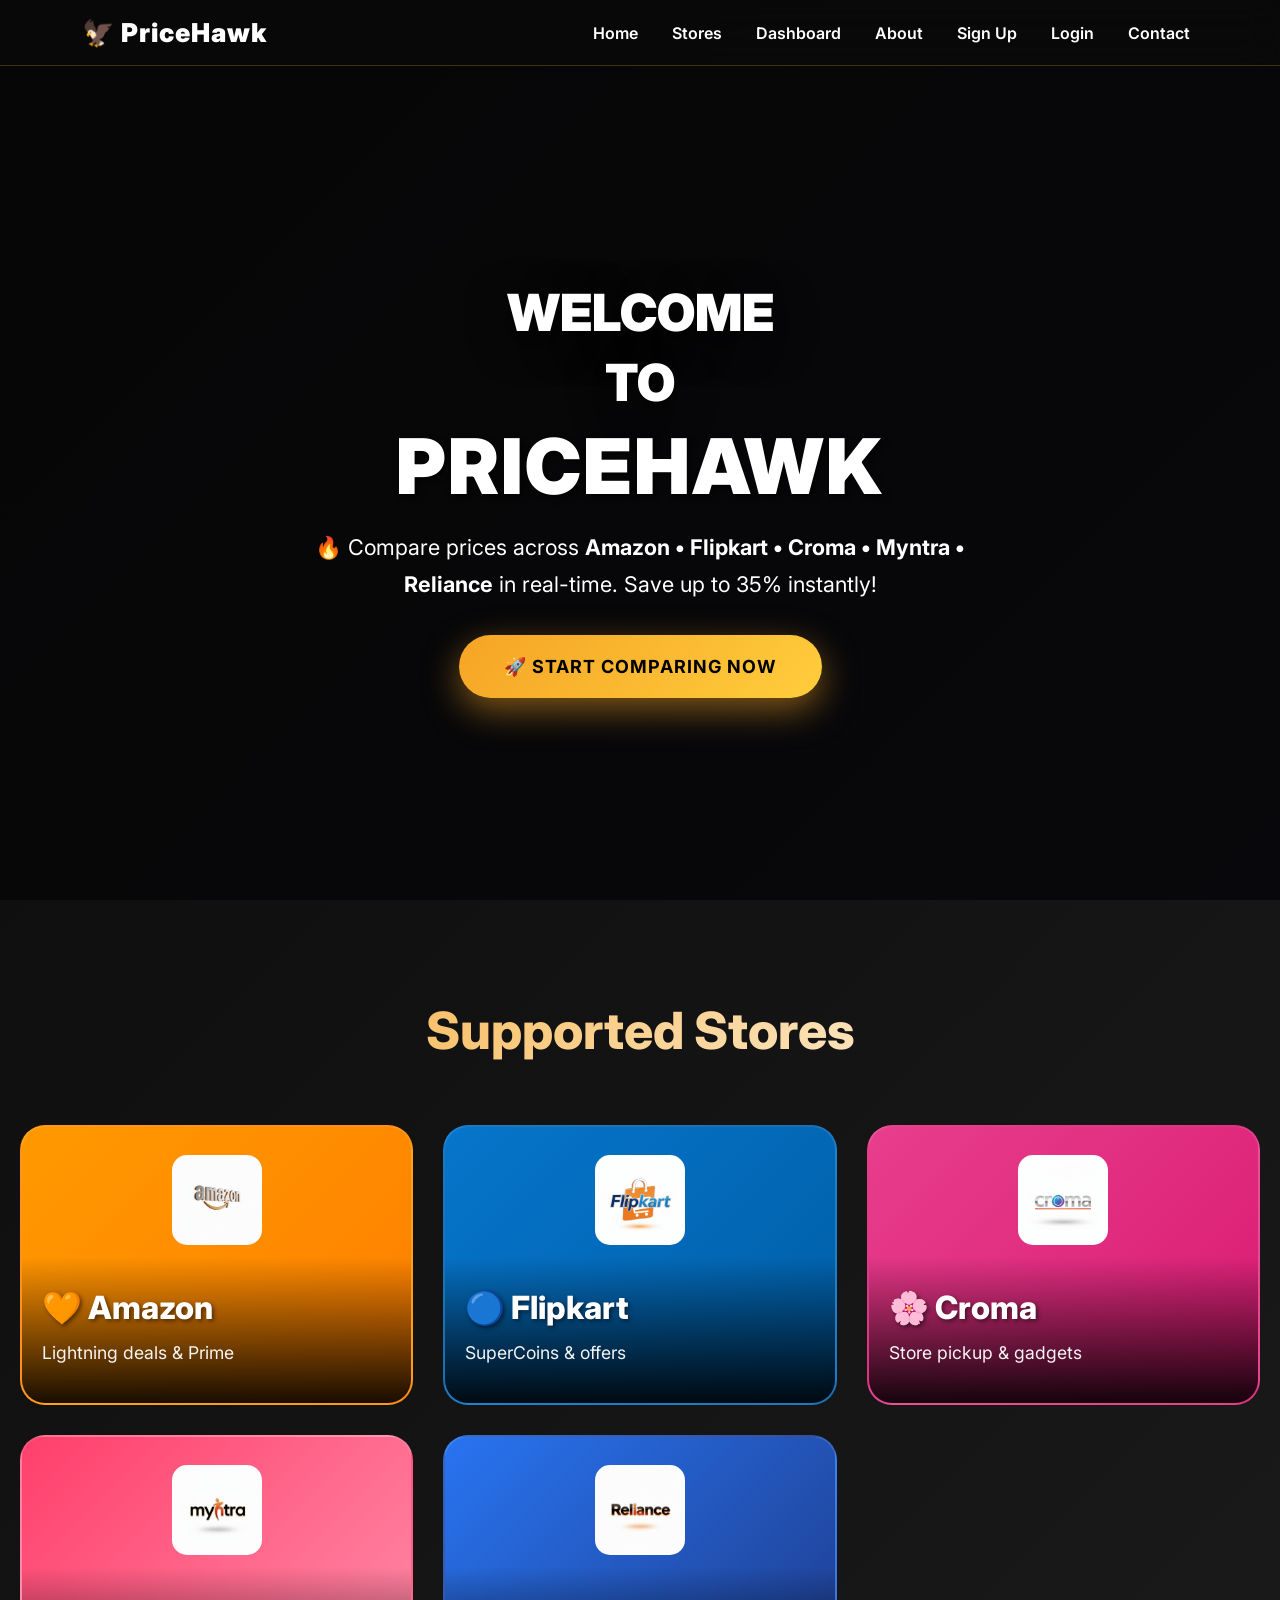
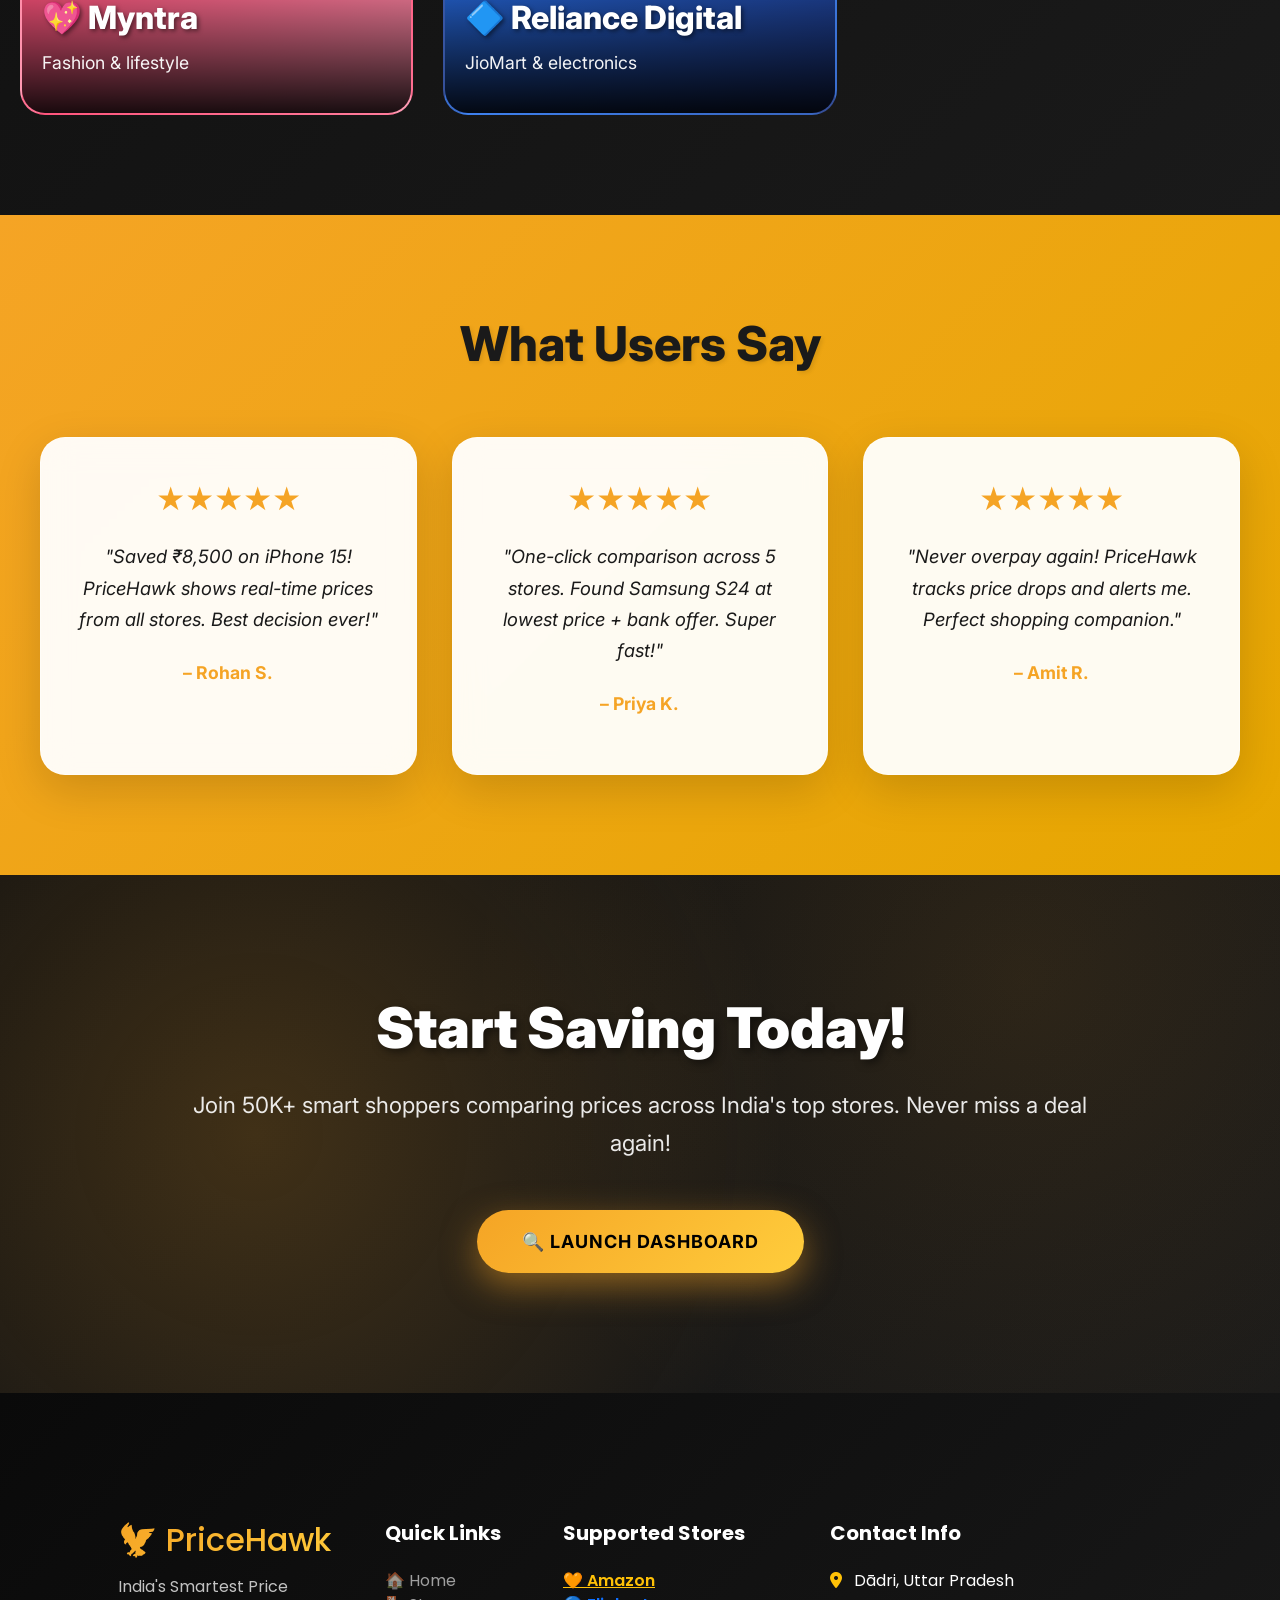
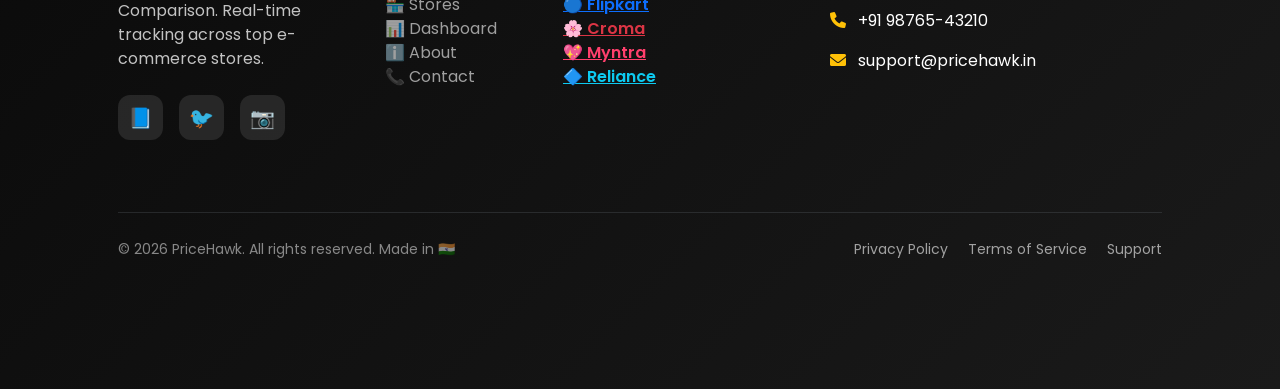
<file: pricehawk-frontend/index.html>
<!DOCTYPE html>
<html lang="en">
<head>
  <meta charset="UTF-8">
  <meta name="viewport" content="width=device-width, initial-scale=1.0">
  <title>🦅 PriceHawk - Smart Price Comparison</title>
  
  <link href="https://cdn.jsdelivr.net/npm/bootstrap@5.3.2/dist/css/bootstrap.min.css" rel="stylesheet">
  <link href="https://cdnjs.cloudflare.com/ajax/libs/font-awesome/6.0.0/css/all.min.css" rel="stylesheet">
  <link rel="stylesheet" href="assets/css/pricehawk.css">

  <style>
    /* PriceHawk GOLD Theme - Video Background SAFE */
    :root {
      --pricehawk-gold: #f5a425;
      --amazon-orange: #ff9900;
      --flipkart-blue: #0675cb;
      --croma-pink: #e83e8c;
    }

    * {
      box-sizing: border-box;
    }

    body { 
      margin: 0; 
      font-family: Poppins, sans-serif; 
      overflow-x: hidden;
    }

    /* Navbar - Fixed + Blur */
    .navbar {
      background: rgba(10,10,10,0.85);
      backdrop-filter: blur(18px);
      border-bottom: 1px solid rgba(245,164,37,0.25);
      transition: all 0.4s ease;
    }

    .navbar-brand {
      font-weight: 900;
      font-size: clamp(20px, 5vw, 26px);
      letter-spacing: 1px;
      transition: all 0.3s ease;
    }

    .navbar-brand:hover {
      transform: scale(1.05);
    }

    .nav-link {
      position: relative;
      color: white !important;
      font-weight: 600;
      margin-left: 18px;
      padding: 8px 0;
      transition: all 0.3s ease;
      font-size: clamp(14px, 3vw, 16px);
    }

    .nav-link::after {
      content: '';
      position: absolute;
      width: 0%;
      height: 2px;
      left: 0;
      bottom: -4px;
      background: linear-gradient(135deg, #f5a425, #ffcd3c);
      transition: width 0.3s ease;
    }

    .nav-link:hover::after {
      width: 100%;
    }

    .nav-link:hover {
      color: #f5a425 !important;
      transform: translateY(-2px);
    }

    .navbar.scrolled {
      background: rgba(0,0,0,0.98) !important;
      backdrop-filter: blur(30px);
      box-shadow: 0 8px 30px rgba(0,0,0,0.6);
    }

    /* Hero Video Background */
    .hero-video {
      position: relative;
      min-height: 100vh;
      overflow: hidden;
    }

    #bg-video {
      position: absolute;
      width: 100%;
      height: 100%;
      object-fit: cover;
      z-index: -2;
    }

    .video-overlay {
      position: absolute;
      width: 100%;
      height: 100%;
      background: rgba(0,0,0,0.6);
      z-index: -1;
    }

    .hero-content {
      position: relative;
      z-index: 2;
      min-height: 100vh;
      display: flex;
      flex-direction: column;
      justify-content: center;
      align-items: center;
      color: white;
      text-align: center;
      padding: clamp(40px, 10vw, 120px) 20px 40px;
    }

    .hero-content h2 {
      font-size: clamp(1.8rem, 4vw, 3.5rem);
      font-weight: 900;
      color: #ffffff;
      text-shadow: 0 10px 40px rgba(0,0,0,0.8);
      margin-bottom: 0.5rem;
    }

    .hero-content h1 {
      font-size: clamp(2.5rem, 6vw, 5rem);
      font-weight: 900;
      letter-spacing: 2px;
      margin-bottom: 1rem;
      text-shadow: 3px 3px 6px rgba(0,0,0,0.7);
    }

    .hero-content p {
      font-size: clamp(1rem, 2.5vw, 1.35rem);
      max-width: 650px;
      margin-bottom: 2rem;
      line-height: 1.7;
    }

    .btn-custom {
      background: linear-gradient(135deg, var(--pricehawk-gold), #ffcd3c);
      color: black !important;
      font-weight: 700;
      padding: clamp(14px, 4vw, 18px) clamp(30px, 8vw, 45px);
      border-radius: 50px;
      font-size: clamp(16px, 3vw, 18px);
      border: none;
      box-shadow: 0 12px 35px rgba(245,164,37,0.5);
      transition: all 0.4s ease;
      text-decoration: none;
      display: inline-block;
      text-transform: uppercase;
      letter-spacing: 1px;
      min-height: 48px;
      white-space: nowrap;
    }

    .btn-custom:hover {
      transform: translateY(-5px) scale(1.05);
      box-shadow: 0 20px 45px rgba(245,164,37,0.7);
    }

    /* Services Grid - PriceHawk Stores */
    .services {
      background: linear-gradient(135deg, #0f0f0f 0%, #1a1a1a 100%);
      padding: clamp(60px, 10vw, 100px) 20px;
      color: white;
    }

    .services h3 {
      font-size: clamp(2rem, 6vw, 3.2rem);
      text-align: center;
      margin-bottom: clamp(2rem, 5vw, 4rem);
      font-weight: 800;
      background: linear-gradient(135deg, var(--pricehawk-gold), white);
      -webkit-background-clip: text;
      -webkit-text-fill-color: transparent;
    }

    .service-cards {
      display: grid;
      grid-template-columns: 1fr;
      gap: clamp(20px, 4vw, 30px);
      max-width: 1400px;
      margin: 0 auto;
    }

    .service-card {
      position: relative;
      height: clamp(220px, 30vw, 280px);
      border-radius: 25px;
      overflow: hidden;
      transition: all 0.4s ease;
      text-decoration: none;
      color: white;
      border: 2px solid rgba(255,255,255,0.1);
    }

    .service-card:hover {
      transform: translateY(-15px) scale(1.02);
      border-color: var(--pricehawk-gold);
      box-shadow: 0 25px 60px rgba(245,164,37,0.3);
    }

    .service-card.amazon { background: linear-gradient(135deg, var(--amazon-orange), #ff7f00); }
    .service-card.flipkart { background: linear-gradient(135deg, var(--flipkart-blue), #005ea6); }
    .service-card.croma { background: linear-gradient(135deg, var(--croma-pink), #d91a72); }
    .service-card.myntra { background: linear-gradient(135deg, #ff3f6c, #ff8fab); }
    .service-card.reliance { background: linear-gradient(135deg, #2874f0, #1e3a8a); }

    .store-logo {
      height: clamp(80px, 15vw, 130px);
      display: flex;
      align-items: center;
      justify-content: center;
      padding-top: 15px;
      position: relative;
      overflow: hidden;
    }

    .store-img {
      width: clamp(60px, 12vw, 90px);
      height: clamp(60px, 12vw, 90px);
      object-fit: contain;
      object-position: center;
      border-radius: 15px;
      position: relative;
      z-index: 10;
    }

    .store-img svg,
    .store-img svg text,
    .store-img svg * {
      display: none !important;
    }

    .store-img img {
      display: block;
      width: 100%;
      height: 100%;
      object-fit: contain;
    }

    .store-img:not([src*="assets"]) {
      background: rgba(255,255,255,0.1);
    }

    .service-card:hover .store-img {
      transform: scale(1.15);
      filter: drop-shadow(0 20px 40px rgba(245,164,37,0.6));
    }

    .overlay {
      position: absolute;
      bottom: 0;
      left: 0;
      right: 0;
      background: linear-gradient(transparent, rgba(0,0,0,0.9));
      padding: clamp(12px, 3vw, 20px);
      height: calc(100% - clamp(80px, 15vw, 130px));
      display: flex;
      flex-direction: column;
      justify-content: flex-end;
    }

    .overlay h4 {
      font-size: clamp(1.3rem, 4vw, 2rem);
      font-weight: 800;
      margin-bottom: 12px;
      text-shadow: 2px 2px 4px rgba(0,0,0,0.5);
    }

    .overlay p {
      font-size: clamp(0.9rem, 2.5vw, 1.1rem);
      opacity: 0.95;
      line-height: 1.6;
    }

    /* Testimonials */
    .testimonials {
      background: linear-gradient(135deg, var(--pricehawk-gold) 0%, #e6a700 100%);
      padding: clamp(60px, 10vw, 100px) 20px;
      text-align: center;
      color: #1a1a1a;
    }

    .testimonials h3 {
      font-size: clamp(2rem, 6vw, 3rem);
      margin-bottom: clamp(2rem, 5vw, 4rem);
      font-weight: 800;
      text-shadow: 2px 2px 4px rgba(0,0,0,0.1);
    }

    .testimonial-container {
      display: grid;
      grid-template-columns: 1fr;
      gap: clamp(20px, 4vw, 35px);
      max-width: 1200px;
      margin: 0 auto;
    }

    .testimonial-card {
      background: rgba(255,255,255,0.95);
      backdrop-filter: blur(15px);
      border-radius: 25px;
      padding: clamp(20px, 5vw, 40px) clamp(18px, 4vw, 35px);
      box-shadow: 0 15px 45px rgba(0,0,0,0.15);
      border: 1px solid rgba(255,255,255,0.4);
      transition: all 0.4s ease;
    }

    .testimonial-card:hover {
      transform: translateY(-12px);
      box-shadow: 0 25px 60px rgba(0,0,0,0.25);
    }

    .testimonial-stars {
      color: #f5a425;
      font-size: clamp(1.4rem, 3vw, 1.8rem);
      margin-bottom: 20px;
    }

    .testimonial-text {
      font-size: clamp(1rem, 2.5vw, 1.15rem);
      line-height: 1.7;
      margin-bottom: 25px;
      font-style: italic;
      font-weight: 400;
    }

    .testimonial-author {
      font-weight: 700;
      font-size: clamp(1rem, 2vw, 1.1rem);
      color: var(--pricehawk-gold);
    }

    /* CTA Section */
    .cta {
      background: linear-gradient(135deg, #111 0%, #1a1a1a 100%);
      padding: clamp(80px, 12vw, 120px) 20px;
      text-align: center;
      position: relative;
      overflow: hidden;
    }

    .cta::before {
      content: '';
      position: absolute;
      top: 0;
      left: 0;
      right: 0;
      bottom: 0;
      background: 
        radial-gradient(circle at 20% 50%, rgba(245,164,37,0.2), transparent 50%),
        radial-gradient(circle at 80% 20%, rgba(245,164,37,0.1), transparent 50%);
      z-index: 1;
    }

    .cta-content {
      position: relative;
      z-index: 2;
      max-width: 900px;
      margin: 0 auto;
    }

    .cta h3 {
      font-size: clamp(2.2rem, 6vw, 3.5rem);
      margin-bottom: 1.5rem;
      color: white;
      font-weight: 900;
      text-shadow: 3px 3px 8px rgba(0,0,0,0.5);
    }

    .cta p {
      font-size: clamp(1.1rem, 3vw, 1.4rem);
      color: rgba(255,255,255,0.9);
      margin-bottom: clamp(2rem, 6vw, 3rem);
      line-height: 1.7;
    }

    /* Footer */
    .footer-premium {
      background: linear-gradient(135deg, #0a0a0a 0%, #1a1a1a 100%);
      color: white;
      font-family: Poppins, sans-serif;
      padding: clamp(40px, 8vw, 80px) 0;
    }

    .footer-link {
      text-decoration: none !important;
      transition: all 0.3s ease;
      color: rgba(255,255,255,0.6) !important;
    }

    .footer-link:hover {
      color: #f5a425 !important;
      transform: translateX(5px);
    }

    .social-icon {
      width: clamp(40px, 8vw, 45px);
      height: clamp(40px, 8vw, 45px);
      background: rgba(255,255,255,0.1);
      border-radius: 12px;
      display: flex;
      align-items: center;
      justify-content: center;
      color: white;
      text-decoration: none;
      font-size: clamp(18px, 4vw, 20px);
    }

    .social-icon:hover {
      background: #f5a425 !important;
      color: #000 !important;
      transform: translateY(-2px);
    }

    /* Navbar Mobile */
    @media (max-width: 991px) {
      .navbar-collapse {
        background: rgba(0,0,0,0.98);
        margin-top: 12px;
        padding: clamp(15px, 4vw, 25px);
        border-radius: 15px;
        box-shadow: 0 10px 30px rgba(0,0,0,0.5);
      }
      
      .nav-link {
        margin-left: 0 !important;
        padding: clamp(12px, 3vw, 16px) 15px !important;
        display: block;
        width: 100%;
        text-align: left;
      }
    }

    /* Tablet */
    @media (min-width: 768px) {
      .service-cards {
        grid-template-columns: repeat(2, 1fr);
      }
      
      .testimonial-container {
        grid-template-columns: repeat(2, 1fr);
      }
    }

    /* Desktop */
    @media (min-width: 992px) {
      .service-cards {
        grid-template-columns: repeat(auto-fit, minmax(320px, 1fr));
      }
      
      .testimonial-container {
        grid-template-columns: repeat(3, 1fr);
      }
    }

    /* Large Desktop */
    @media (min-width: 1400px) {
      .container {
        max-width: 1320px;
      }
    }

    /* Footer Mobile */
    @media (max-width: 768px) {
      .footer-premium {
        text-align: center !important;
      }
      
      .footer-premium .row > div {
        margin-bottom: 2rem;
      }
      
      .social-icon {
        margin: 0 8px;
      }
    }
  </style>
</head>
<body>
  <!-- Navbar -->
  <nav class="navbar navbar-expand-lg navbar-dark fixed-top">
    <div class="container">
      <a class="navbar-brand" href="index.html">🦅 PriceHawk</a>
      <button class="navbar-toggler" type="button" data-bs-toggle="collapse" data-bs-target="#navbarNav">
        <span class="navbar-toggler-icon"></span>
      </button>
      <div class="collapse navbar-collapse justify-content-end" id="navbarNav">
        <ul class="navbar-nav">
          <li class="nav-item"><a class="nav-link" href="#home">Home</a></li>
          <li class="nav-item"><a class="nav-link" href="stores.html">Stores</a></li>
          <li class="nav-item"><a class="nav-link" href="dashboard.html">Dashboard</a></li>
          <li class="nav-item"><a class="nav-link" href="about.html">About</a></li>
          <li class="nav-item"><a class="nav-link" href="signup.html">Sign Up</a></li>
          <li class="nav-item"><a class="nav-link" href="login.html">Login</a></li>
          <li class="nav-item"><a class="nav-link" href="contact.html">Contact</a></li>
        </ul>
      </div>
    </div>
  </nav>

  <!-- Hero Video Background -->
  <section class="hero-video">
    <video autoplay muted loop playsinline id="bg-video">
      <source src="assets/images/course-video.mp4" type="video/mp4">
      Video not supported.
    </video>
    <div class="video-overlay"></div>
    
    <div class="hero-content">
      <h2>WELCOME</h2>
      <h2>TO</h2>
      <h1>PRICEHAWK</h1>
      <p>🔥 Compare prices across <strong>Amazon • Flipkart • Croma • Myntra • Reliance</strong> in real-time. Save up to 35% instantly!</p>
      <a href="dashboard.html" class="btn-custom">🚀 Start Comparing Now</a>
    </div>
  </section>

  <!-- Stores Section -->
  <section id="stores" class="services">
    <h3>Supported Stores</h3>
    <div class="service-cards">
      <!-- AMAZON -->
      <a href="#" class="service-card amazon">
        <div class="store-logo">
          <img src="assets/images/amazon.png" alt="Amazon" class="store-img">
        </div>
        <div class="overlay">
          <h4>🧡 Amazon</h4><p>Lightning deals & Prime</p>
        </div>
      </a>

      <!-- FLIPKART -->
      <a href="#" class="service-card flipkart">
        <div class="store-logo">
          <img src="assets/images/flipkart.png" alt="Flipkart" class="store-img">
        </div>
        <div class="overlay">
          <h4>🔵 Flipkart</h4><p>SuperCoins & offers</p>
        </div>
      </a>

      <!-- Croma -->
      <a href="#" class="service-card croma">
        <div class="store-logo">
          <img src="assets/images/croma.png" alt="Croma" class="store-img">
        </div>
        <div class="overlay">
          <h4>🌸 Croma</h4><p>Store pickup & gadgets</p>
        </div>
      </a>

      <!-- Myntra -->
      <a href="#" class="service-card myntra">
        <div class="store-logo">
          <img src="assets/images/myntra.png" alt="Myntra" class="store-img">
        </div>
        <div class="overlay">
          <h4>💖 Myntra</h4><p>Fashion & lifestyle</p>
        </div>
      </a>

      <!-- Reliance -->
      <a href="#" class="service-card reliance">
        <div class="store-logo">
          <img src="assets/images/reliance.png" alt="Reliance" class="store-img">
        </div>
        <div class="overlay">
          <h4>🔷 Reliance Digital</h4><p>JioMart & electronics</p>
        </div>
      </a>
    </div>
  </section>

  <!-- Testimonials -->
  <section class="testimonials">
    <h3>What Users Say</h3>
    <div class="testimonial-container">
      <div class="testimonial-card">
        <div class="testimonial-stars">★★★★★</div>
        <p class="testimonial-text">"Saved ₹8,500 on iPhone 15! PriceHawk shows real-time prices from all stores. Best decision ever!"</p>
        <p class="testimonial-author">– Rohan S.</p>
      </div>
      <div class="testimonial-card">
        <div class="testimonial-stars">★★★★★</div>
        <p class="testimonial-text">"One-click comparison across 5 stores. Found Samsung S24 at lowest price + bank offer. Super fast!"</p>
        <p class="testimonial-author">– Priya K.</p>
      </div>
      <div class="testimonial-card">
        <div class="testimonial-stars">★★★★★</div>
        <p class="testimonial-text">"Never overpay again! PriceHawk tracks price drops and alerts me. Perfect shopping companion."</p>
        <p class="testimonial-author">– Amit R.</p>
      </div>
    </div>
  </section>

  <!-- CTA -->
  <section class="cta">
    <div class="cta-content">
      <h3>Start Saving Today!</h3>
      <p>Join 50K+ smart shoppers comparing prices across India's top stores. Never miss a deal again!</p>
      <a href="dashboard.html" class="btn-custom btn-lg">🔍 Launch Dashboard</a>
    </div>
  </section>

  <!-- Footer -->
  <footer class="footer-premium">
    <div class="container px-lg-5 py-5">
      <div class="row g-4 mb-5">
        <!-- LOGO COLUMN -->
        <div class="col-lg-3 col-md-6 mb-4">
          <h2 class="mb-3" style="
            background: linear-gradient(135deg, #f5a425, #ffcd3c);
            -webkit-background-clip: text;
            -webkit-text-fill-color: transparent;
          ">🦅 PriceHawk</h2>
          <p class="opacity-75 mb-4">India's Smartest Price Comparison. Real-time tracking across top e-commerce stores.</p>
          <div class="d-flex gap-3 justify-content-center justify-content-lg-start">
            <a href="#" class="social-icon">📘</a>
            <a href="#" class="social-icon">🐦</a>
            <a href="#" class="social-icon">📷</a>
          </div>
        </div>

        <!-- QUICK LINKS -->
        <div class="col-lg-2 col-md-6 mb-4">
          <h5 class="fw-bold mb-4 text-white">Quick Links</h5>
          <ul class="list-unstyled">
            <li><a href="index.html" class="footer-link">🏠 Home</a></li>
            <li><a href="#stores" class="footer-link">🏪 Stores</a></li>
            <li><a href="dashboard.html" class="footer-link">📊 Dashboard</a></li>
            <li><a href="about.html" class="footer-link">ℹ️ About</a></li>
            <li><a href="contact.html" class="footer-link">📞 Contact</a></li>
          </ul>
        </div>

        <!-- STORES -->
        <div class="col-lg-3 col-md-6 mb-4">
          <h5 class="fw-bold mb-4 text-white">Supported Stores</h5>
          <ul class="list-unstyled">
            <li><a href="#" class="text-warning fw-semibold">🧡 Amazon</a></li>
            <li><a href="#" class="text-primary fw-semibold">🔵 Flipkart</a></li>
            <li><a href="#" class="text-danger fw-semibold">🌸 Croma</a></li>
            <li><a href="#" class="fw-semibold" style="color: #ff3f6c">💖 Myntra</a></li>
            <li><a href="#" class="text-info fw-semibold">🔷 Reliance</a></li>
          </ul>
        </div>

        <!-- CONTACT -->
        <div class="col-lg-4 col-md-6 mb-4">
          <h5 class="fw-bold mb-4 text-white">Contact Info</h5>
          <ul class="list-unstyled">
            <li class="mb-3"><i class="fas fa-map-marker-alt me-2 text-warning"></i> Dādri, Uttar Pradesh</li>
            <li class="mb-3"><i class="fas fa-phone me-2 text-warning"></i> +91 98765-43210</li>
            <li class="mb-3"><i class="fas fa-envelope me-2 text-warning"></i> support@pricehawk.in</li>
          </ul>
        </div>
      </div>

      <div class="border-top border-secondary border-opacity-25 pt-4 mt-5">
        <div class="row align-items-center">
          <div class="col-md-6">
            <p class="mb-0 text-white-50 small">© 2026 PriceHawk. All rights reserved. Made in 🇮🇳</p>
          </div>
          <div class="col-md-6 text-md-end">
            <a href="#" class="text-white-50 small me-3 footer-link">Privacy Policy</a>
            <a href="#" class="text-white-50 small me-3 footer-link">Terms of Service</a>
            <a href="contact.html" class="text-white-50 small footer-link">Support</a>
          </div>
        </div>
      </div>
    </div>
  </footer>

  <!-- Scripts -->
  <script src="https://cdn.jsdelivr.net/npm/bootstrap@5.3.2/dist/js/bootstrap.bundle.min.js"></script>
  <script>
    // Navbar scroll effect
    window.addEventListener('scroll', () => {
      document.querySelector('.navbar').classList.toggle('scrolled', window.scrollY > 100);
    });
  </script>
</body>
</html>
</file>
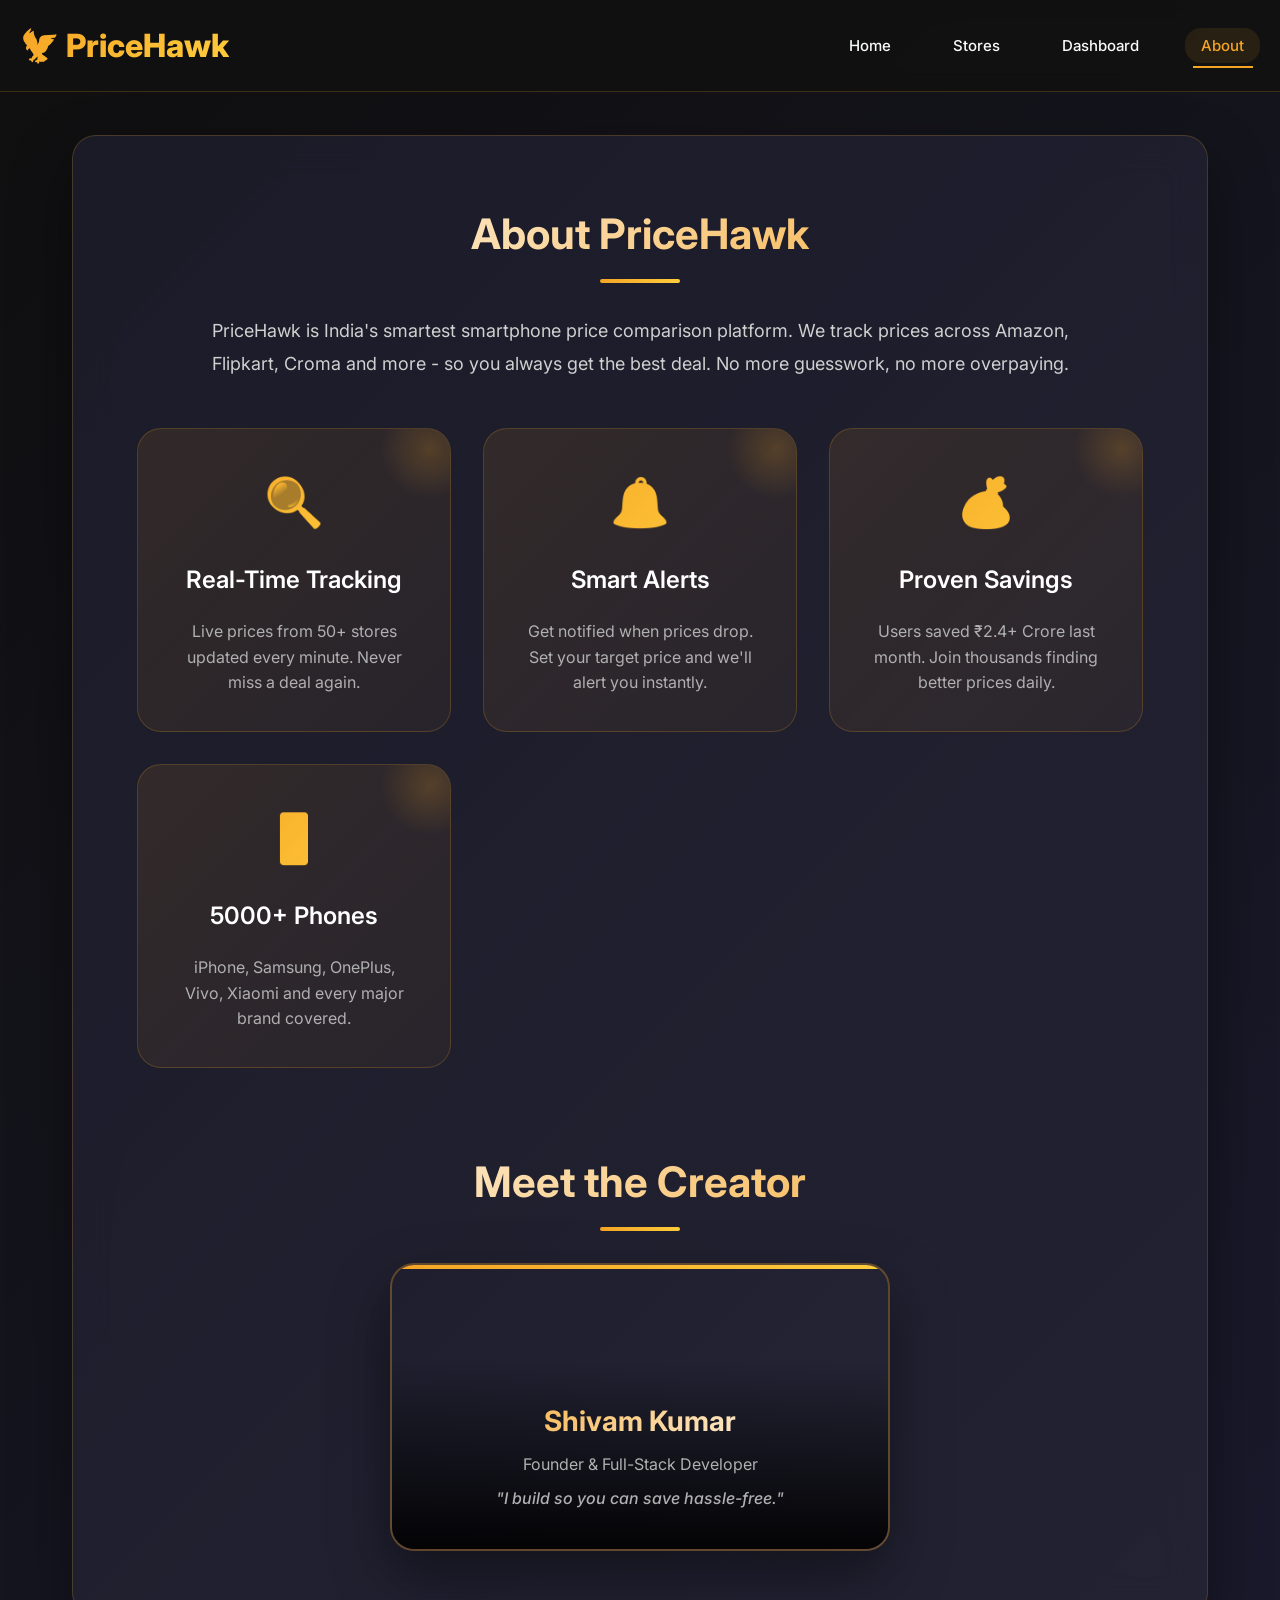
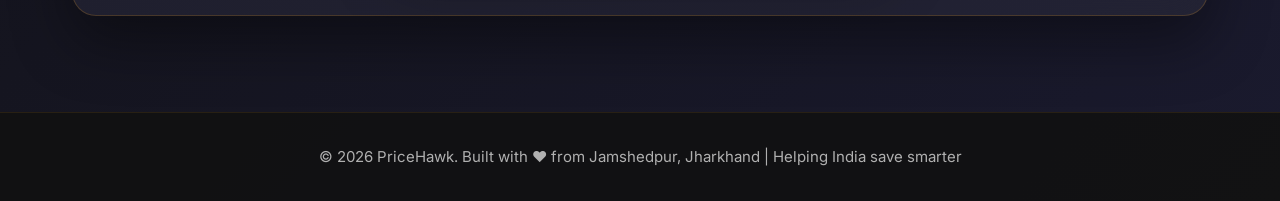
<file: pricehawk-frontend/about.html>
<!DOCTYPE html>
<html lang="en">
<head>
    <meta charset="UTF-8">
    <meta name="viewport" content="width=device-width, initial-scale=1.0">
    <title>About Us - PriceHawk</title>
    <link href="https://fonts.googleapis.com/css2?family=Inter:wght@300;400;500;600;700;800&display=swap" rel="stylesheet">
    <style>
        :root {
            --space-4: clamp(1rem, 2.5vw, 1.25rem);
            --space-6: clamp(1.5rem, 4vw, 2rem);
            --space-8: clamp(2rem, 5vw, 3rem);
            --radius-lg: 1rem;
            --radius-xl: 1.5rem;
        }

        * {
            margin: 0;
            padding: 0;
            box-sizing: border-box;
            font-family: 'Inter', 'Segoe UI', Arial, sans-serif;
        }

        body {
            background: linear-gradient(135deg, #0f0f0f 0%, #1a1a2e 100%);
            color: #f8f9fa;
            line-height: 1.6;
            overflow-x: hidden;
            min-height: 100vh;
        }

        /* FIXED NAVBAR - Mobile First */
        .navbar {
            position: fixed;
            top: 0;
            width: 100%;
            background: rgba(17, 17, 17, 0.95);
            backdrop-filter: blur(10px);
            border-bottom: 1px solid rgba(245, 164, 37, 0.2);
            z-index: 1000;
            padding: var(--space-4);
        }

        .nav-container {
            max-width: 1400px;
            margin: 0 auto;
            display: flex;
            justify-content: space-between;
            align-items: center;
        }

        .logo {
            font-size: clamp(1.5rem, 5vw, 2rem);
            font-weight: 800;
            background: linear-gradient(135deg, #f5a425 0%, #ffcd3c 100%);
            -webkit-background-clip: text;
            -webkit-text-fill-color: transparent;
            background-clip: text;
            text-decoration: none;
        }

        .nav-menu {
            display: flex;
            list-style: none;
            gap: clamp(1rem, 3vw, 1.875rem);
            margin: 0;
            padding: 0;
            align-items: center;
        }

        .nav-link {
            color: #f8f9fa;
            text-decoration: none;
            font-size: clamp(0.875rem, 2.5vw, 0.9375rem);
            font-weight: 500;
            padding: 0.5rem 1rem;
            border-radius: var(--radius-lg);
            transition: all 0.3s ease;
            white-space: nowrap;
            position: relative;
        }

        .nav-link::after {
            content: '';
            position: absolute;
            bottom: -5px;
            left: 50%;
            transform: translateX(-50%);
            width: 0;
            height: 2px;
            background: #f5a425;
            transition: width 0.3s ease;
        }

        .nav-link:hover::after,
        .nav-link.active::after {
            width: 80%;
        }

        .nav-link:hover,
        .nav-link.active {
            color: #f5a425 !important;
            background: rgba(245, 164, 37, 0.1);
        }

        .hamburger {
            display: none;
            flex-direction: column;
            cursor: pointer;
            gap: 4px;
            padding: 0.5rem;
            border-radius: var(--radius-lg);
            background: none;
            border: none;
            min-height: 48px;
            min-width: 48px;
            align-items: center;
            justify-content: center;
        }

        .hamburger span {
            width: 25px;
            height: 3px;
            background: #f5a425;
            transition: all 0.3s ease;
            border-radius: 2px;
        }

        /* MAIN CONTENT */
        .container {
            max-width: 1200px;
            margin: clamp(100px, 15vh, 140px) auto clamp(6rem, 10vh, 8rem);
            padding: 0 var(--space-6);
        }

        .about-section {
            background: linear-gradient(135deg, rgba(30, 30, 46, 0.8) 0%, rgba(37, 37, 54, 0.8) 100%);
            backdrop-filter: blur(20px);
            border: 1px solid rgba(245, 164, 37, 0.2);
            border-radius: var(--radius-xl);
            padding: clamp(2.5rem, 8vw, 4rem);
            box-shadow: 0 25px 60px rgba(0, 0, 0, 0.4);
        }

        .section-title {
            font-size: clamp(2rem, 7vw, 2.625rem);
            font-weight: 700;
            background: linear-gradient(135deg, #fff 0%, #f5a425 100%);
            -webkit-background-clip: text;
            -webkit-text-fill-color: transparent;
            background-clip: text;
            text-align: center;
            margin-bottom: var(--space-8);
            position: relative;
        }

        .section-title::after {
            content: '';
            position: absolute;
            bottom: -1rem;
            left: 50%;
            transform: translateX(-50%);
            width: clamp(3rem, 8vw, 5rem);
            height: 4px;
            background: linear-gradient(90deg, #f5a425, #ffcd3c);
            border-radius: 2px;
        }

        .about-text {
            font-size: clamp(1rem, 2.5vw, 1.125rem);
            color: #d0d0d0;
            line-height: 1.8;
            max-width: 900px;
            margin: 0 auto var(--space-8) auto;
            text-align: center;
        }

        .features-grid {
            display: grid;
            grid-template-columns: repeat(auto-fit, minmax(280px, 1fr));
            gap: var(--space-6);
            margin: var(--space-8) 0;
        }

        .feature-card {
            background: linear-gradient(135deg, rgba(245, 164, 37, 0.1) 0%, rgba(245, 164, 37, 0.05) 100%);
            border: 1px solid rgba(245, 164, 37, 0.2);
            border-radius: var(--radius-xl);
            padding: clamp(1.75rem, 5vw, 2.1875rem);
            text-align: center;
            transition: all 0.3s ease;
            position: relative;
            overflow: hidden;
        }

        .feature-card::before {
            content: '';
            position: absolute;
            top: 0;
            right: 0;
            width: clamp(4rem, 12vw, 6.25rem);
            height: clamp(4rem, 12vw, 6.25rem);
            background: radial-gradient(circle, rgba(245, 164, 37, 0.2) 0%, transparent 70%);
            transform: translate(30%, -30%);
        }

        .feature-icon {
            font-size: clamp(2rem, 6vw, 3rem);
            background: linear-gradient(135deg, #f5a425, #ffcd3c);
            -webkit-background-clip: text;
            -webkit-text-fill-color: transparent;
            margin-bottom: var(--space-4);
        }

        .feature-card h3 {
            font-size: clamp(1.25rem, 3.5vw, 1.5rem);
            color: #fff;
            margin-bottom: var(--space-4);
            font-weight: 600;
        }

        .feature-card p {
            color: #b0b0b0;
            font-size: clamp(0.9375rem, 2.5vw, 1rem);
        }

        .feature-card:hover {
            transform: translateY(-8px);
            box-shadow: 0 20px 50px rgba(245, 164, 37, 0.2);
            border-color: rgba(245, 164, 37, 0.4);
        }

        .team-section {
            margin-top: clamp(4rem, 12vw, 5rem);
        }

        .team-member {
            position: relative;
            max-width: 500px;
            height: clamp(14rem, 35vh, 18rem);
            margin: 0 auto;
            background: linear-gradient(135deg, #1e1e2e 0%, #252536 100%);
            border-radius: var(--radius-xl);
            overflow: hidden;
            box-shadow: 0 25px 60px rgba(0, 0, 0, 0.4);
            border: 2px solid rgba(245, 164, 37, 0.3);
            transition: all 0.4s ease;
        }

        .team-member:hover {
            transform: translateY(-10px);
            box-shadow: 0 35px 80px rgba(245, 164, 37, 0.2);
        }

        .team-member::before {
            content: '';
            position: absolute;
            top: 0;
            left: 0;
            right: 0;
            height: 4px;
            background: linear-gradient(90deg, #f5a425, #ffcd3c, #f5a425);
            background-size: 200% 100%;
            animation: gradientShift 3s ease infinite;
        }

        .overlay {
            position: absolute;
            bottom: 0;
            left: 0;
            right: 0;
            background: linear-gradient(transparent, rgba(0,0,0,0.9));
            color: #fff;
            padding: clamp(1.5rem, 5vw, 2.5rem) clamp(1.25rem, 4vw, 1.875rem) clamp(1.25rem, 4vw, 1.875rem);
            text-align: center;
        }

        .overlay h3 {
            font-size: clamp(1.5rem, 4vw, 1.75rem);
            font-weight: 700;
            background: linear-gradient(135deg, #f5a425, #fff);
            -webkit-background-clip: text;
            -webkit-text-fill-color: transparent;
            margin-bottom: 0.5rem;
        }

        .overlay p {
            color: #b0b0b0;
            font-size: clamp(0.9375rem, 2.5vw, 1rem);
            margin-bottom: 0.5rem;
        }

        .quote {
            font-style: italic;
            color: #f5a425;
            font-size: clamp(1rem, 2.8vw, 1.125rem);
            font-weight: 500;
        }

        footer {
            text-align: center;
            padding: var(--space-6);
            background: rgba(17, 17, 17, 0.9);
            border-top: 1px solid rgba(245, 164, 37, 0.1);
            color: #b0b0b0;
            font-size: clamp(0.875rem, 2vw, 0.9375rem);
        }

        @keyframes gradientShift {
            0%, 100% { background-position: 0% 50%; }
            50% { background-position: 100% 50%; }
        }

        /* MOBILE RESPONSIVE */
        @media (max-width: 768px) {
            .hamburger {
                display: flex;
            }

            .nav-menu {
                display: none;
                position: absolute;
                top: 100%;
                left: 0;
                width: 100%;
                background: rgba(17, 17, 17, 0.98);
                backdrop-filter: blur(10px);
                flex-direction: column;
                padding: var(--space-4);
                gap: var(--space-4);
                border-top: 1px solid rgba(245, 164, 37, 0.2);
            }

            .nav-menu.active {
                display: flex;
            }

            .container {
                padding: 0 var(--space-4);
            }

            .features-grid {
                grid-template-columns: 1fr;
                gap: var(--space-4);
            }
        }

        @media (prefers-reduced-motion: reduce) {
            *,
            *::before,
            *::after {
                animation-duration: 0.01ms !important;
                animation-iteration-count: 1 !important;
                transition-duration: 0.01ms !important;
            }
        }
    </style>
</head>
<body>
    <!-- FIXED NAVBAR -->
    <nav class="navbar">
        <div class="nav-container">
            <a href="index.html" class="logo">🦅 PriceHawk</a>
            <ul class="nav-menu" id="navMenu">
                <li><a href="index.html" class="nav-link">Home</a></li>
                <li><a href="stores.html" class="nav-link">Stores</a></li>
                <li><a href="dashboard.html" class="nav-link">Dashboard</a></li>
                <li><a href="about.html" class="nav-link active">About</a></li>
            </ul>
            <button class="hamburger" id="hamburger" aria-label="Toggle menu">
                <span></span>
                <span></span>
                <span></span>
            </button>
        </div>
    </nav>

    <div class="container">
        <div class="about-section">
            <h2 class="section-title">About PriceHawk</h2>
            
            <p class="about-text">
                PriceHawk is India's smartest smartphone price comparison platform. We track prices across Amazon, Flipkart, Croma and more - so you always get the best deal. No more guesswork, no more overpaying.
            </p>

            <div class="features-grid">
                <div class="feature-card">
                    <div class="feature-icon">🔍</div>
                    <h3>Real-Time Tracking</h3>
                    <p>Live prices from 50+ stores updated every minute. Never miss a deal again.</p>
                </div>
                <div class="feature-card">
                    <div class="feature-icon">🔔</div>
                    <h3>Smart Alerts</h3>
                    <p>Get notified when prices drop. Set your target price and we'll alert you instantly.</p>
                </div>
                <div class="feature-card">
                    <div class="feature-icon">💰</div>
                    <h3>Proven Savings</h3>
                    <p>Users saved ₹2.4+ Crore last month. Join thousands finding better prices daily.</p>
                </div>
                <div class="feature-card">
                    <div class="feature-icon">📱</div>
                    <h3>5000+ Phones</h3>
                    <p>iPhone, Samsung, OnePlus, Vivo, Xiaomi and every major brand covered.</p>
                </div>
            </div>

            <section class="team-section">
                <h2 class="section-title">Meet the Creator</h2>
                <div class="team-member">
                    <div class="overlay">
                        <h3>Shivam Kumar</h3>
                        <p>Founder & Full-Stack Developer</p>
                        <p class="quote">"I build so you can save hassle-free."</p>
                    </div>
                </div>
            </section>
        </div>
    </div>

    <footer>
        © 2026 PriceHawk. Built with ❤️ from Jamshedpur, Jharkhand | Helping India save smarter
    </footer>

    <!-- MOBILE MENU SCRIPT -->
    <script>
        const hamburger = document.getElementById('hamburger');
        const navMenu = document.getElementById('navMenu');

        hamburger.addEventListener('click', () => {
            navMenu.classList.toggle('active');
        });

        // Close menu on link click
        document.querySelectorAll('.nav-link').forEach(link => {
            link.addEventListener('click', () => {
                navMenu.classList.remove('active');
            });
        });

        // Close menu when clicking outside
        document.addEventListener('click', (e) => {
            if (!e.target.closest('.nav-container')) {
                navMenu.classList.remove('active');
            }
        });
    </script>
</body>
</html>
</file>
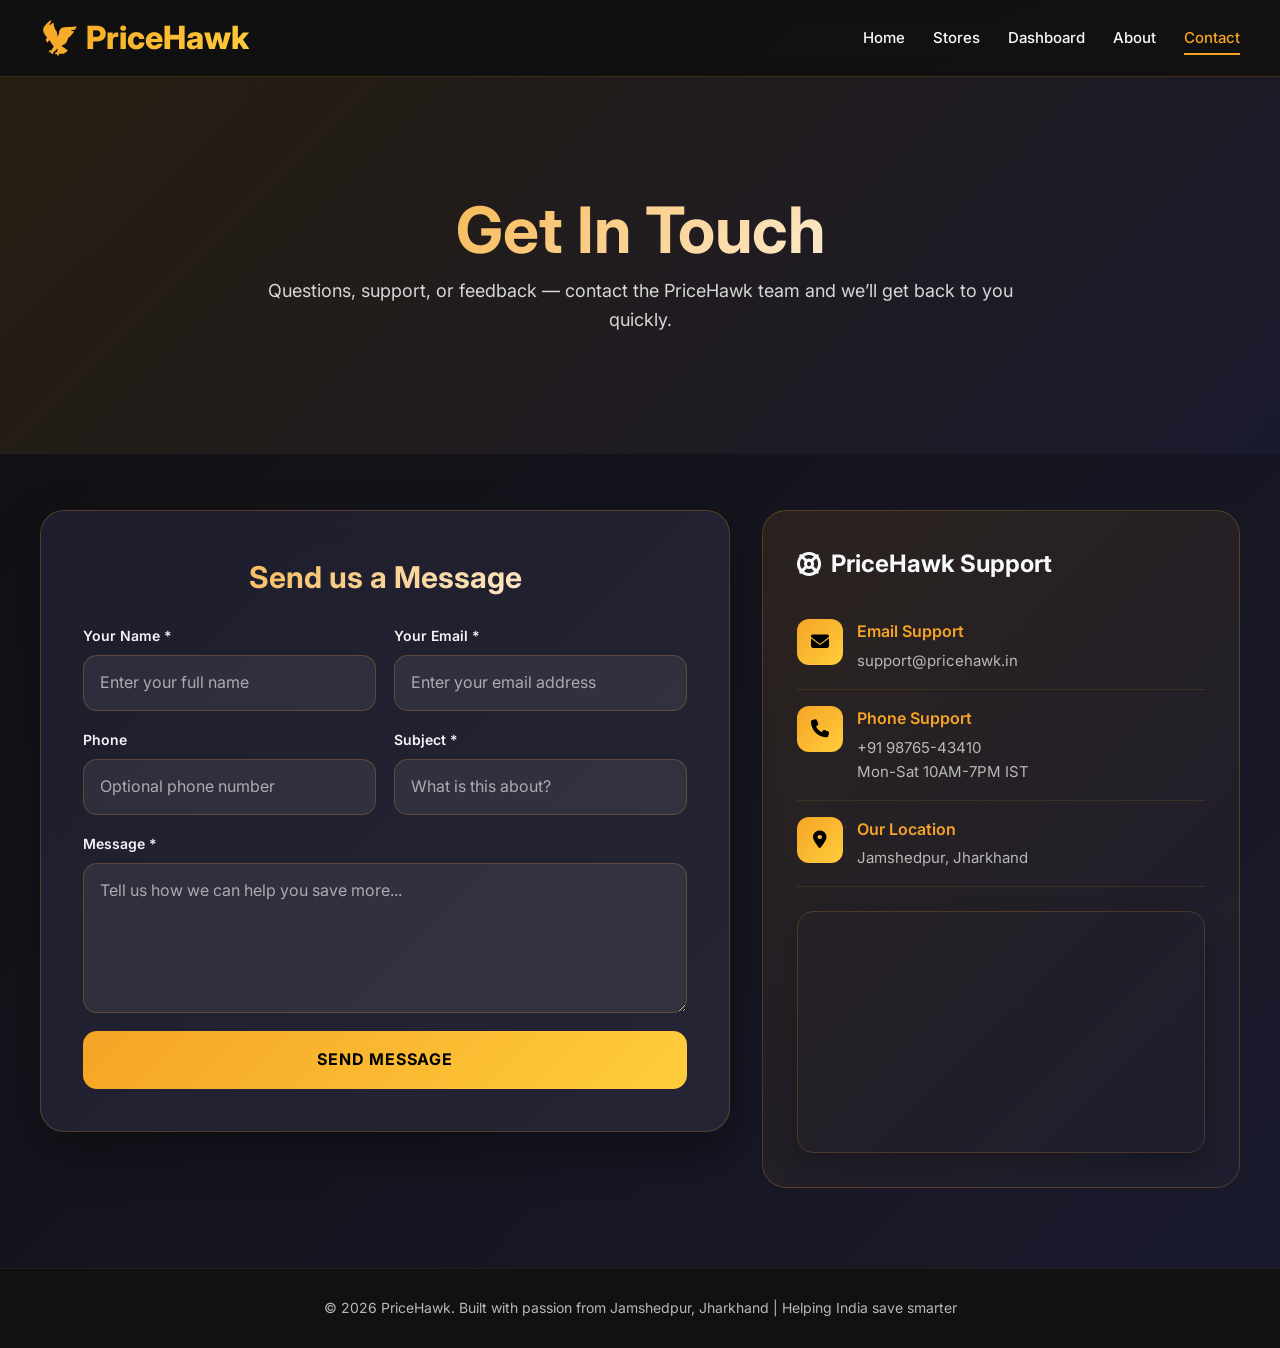
<file: pricehawk-frontend/contact.html>
<!DOCTYPE html>
<html lang="en">
<head>
  <meta charset="UTF-8" />
  <meta name="viewport" content="width=device-width, initial-scale=1.0" />
  <title>Contact Us - PriceHawk</title>

  <link rel="preconnect" href="https://fonts.googleapis.com">
  <link rel="preconnect" href="https://fonts.gstatic.com" crossorigin>
  <link href="https://fonts.googleapis.com/css2?family=Inter:wght@400;500;600;700;800&display=swap" rel="stylesheet">
  <link href="https://cdnjs.cloudflare.com/ajax/libs/font-awesome/6.4.0/css/all.min.css" rel="stylesheet">

  <style>
    * {
      margin: 0;
      padding: 0;
      box-sizing: border-box;
      font-family: 'Inter', 'Segoe UI', Arial, sans-serif;
    }

    :root {
      --bg-dark: #0f0f0f;
      --bg-mid: #1a1a2e;
      --card-1: rgba(30, 30, 46, 0.95);
      --card-2: rgba(37, 37, 54, 0.95);
      --text: #f8f9fa;
      --muted: #b8b8b8;
      --primary: #f5a425;
      --primary-2: #ffcd3c;
      --border: rgba(245, 164, 37, 0.24);
      --border-strong: rgba(245, 164, 37, 0.4);
      --success: #22c55e;
      --danger: #ef4444;
      --shadow: 0 20px 45px rgba(0, 0, 0, 0.35);
    }

    html {
      scroll-behavior: smooth;
    }

    body {
      background: linear-gradient(135deg, var(--bg-dark) 0%, var(--bg-mid) 100%);
      color: var(--text);
      line-height: 1.6;
      overflow-x: hidden;
    }

    a {
      text-decoration: none;
    }

    img, iframe {
      max-width: 100%;
      display: block;
    }

    button, input, textarea {
      font: inherit;
    }

    .container {
      width: min(1200px, calc(100% - 32px));
      margin: 0 auto;
    }

    /* NAVBAR */
    .navbar {
      position: fixed;
      top: 0;
      left: 0;
      width: 100%;
      background: rgba(17, 17, 17, 0.95);
      backdrop-filter: blur(10px);
      border-bottom: 1px solid rgba(245, 164, 37, 0.2);
      z-index: 1000;
    }

    .nav-container {
      min-height: 76px;
      display: flex;
      justify-content: space-between;
      align-items: center;
      gap: 20px;
    }

    .logo {
      font-size: clamp(24px, 4vw, 32px);
      font-weight: 800;
      background: linear-gradient(135deg, var(--primary) 0%, var(--primary-2) 100%);
      -webkit-background-clip: text;
      -webkit-text-fill-color: transparent;
      white-space: nowrap;
    }

    .nav-menu {
      display: flex;
      list-style: none;
      gap: 28px;
      align-items: center;
    }

    .nav-link {
      color: var(--text);
      font-size: 15px;
      font-weight: 500;
      position: relative;
      transition: color 0.3s ease;
      padding: 8px 0;
    }

    .nav-link::after {
      content: '';
      position: absolute;
      left: 0;
      bottom: 0;
      width: 0;
      height: 2px;
      background: var(--primary);
      transition: width 0.3s ease;
    }

    .nav-link:hover,
    .nav-link.active {
      color: var(--primary);
    }

    .nav-link:hover::after,
    .nav-link.active::after {
      width: 100%;
    }

    .hamburger {
      display: none;
      width: 48px;
      height: 48px;
      border: 1px solid var(--border);
      border-radius: 12px;
      background: rgba(255,255,255,0.04);
      cursor: pointer;
      align-items: center;
      justify-content: center;
      padding: 0;
    }

    .hamburger-inner {
      width: 22px;
      display: flex;
      flex-direction: column;
      gap: 4px;
    }

    .hamburger-inner span {
      display: block;
      height: 2px;
      width: 100%;
      background: var(--primary);
      transition: all 0.3s ease;
    }

    .hamburger.active .hamburger-inner span:nth-child(1) {
      transform: translateY(6px) rotate(45deg);
    }

    .hamburger.active .hamburger-inner span:nth-child(2) {
      opacity: 0;
    }

    .hamburger.active .hamburger-inner span:nth-child(3) {
      transform: translateY(-6px) rotate(-45deg);
    }

    /* HERO */
    .contact-hero {
      margin-top: 76px;
      min-height: 42vh;
      display: flex;
      align-items: center;
      justify-content: center;
      text-align: center;
      padding: 60px 16px;
      background:
        linear-gradient(135deg, rgba(245, 164, 37, 0.10), transparent),
        linear-gradient(135deg, #0f0f0f 0%, #1a1a2e 100%);
    }

    .contact-hero-content {
      max-width: 760px;
    }

    .contact-hero h1 {
      font-size: clamp(34px, 7vw, 64px);
      line-height: 1.1;
      margin-bottom: 12px;
      background: linear-gradient(135deg, var(--primary), #ffffff);
      -webkit-background-clip: text;
      -webkit-text-fill-color: transparent;
    }

    .contact-hero p {
      color: #d7d7d7;
      font-size: clamp(15px, 2.5vw, 18px);
    }

    /* MAIN */
    main {
      padding: 56px 0 80px;
    }

    .contact-grid {
      display: grid;
      grid-template-columns: 1.3fr 0.9fr;
      gap: 32px;
      align-items: start;
    }

    .contact-form,
    .contact-info {
      border-radius: 24px;
      overflow: hidden;
    }

    /* FORM CARD */
    .contact-form {
      background: linear-gradient(135deg, var(--card-1) 0%, var(--card-2) 100%);
      border: 1px solid var(--border);
      padding: clamp(22px, 4vw, 42px);
      backdrop-filter: blur(18px);
      box-shadow: var(--shadow);
    }

    .contact-form h2 {
      font-size: clamp(24px, 4vw, 30px);
      text-align: center;
      margin-bottom: 24px;
      background: linear-gradient(135deg, var(--primary), #fff);
      -webkit-background-clip: text;
      -webkit-text-fill-color: transparent;
    }

    #status {
      display: none;
      margin-bottom: 18px;
      padding: 14px 16px;
      border-radius: 12px;
      font-weight: 600;
      text-align: center;
    }

    .status-success {
      display: block;
      background: rgba(34, 197, 94, 0.15);
      color: var(--success);
      border: 1px solid rgba(34, 197, 94, 0.35);
    }

    .status-error {
      display: block;
      background: rgba(239, 68, 68, 0.15);
      color: var(--danger);
      border: 1px solid rgba(239, 68, 68, 0.35);
    }

    .status-loading {
      display: block;
      background: rgba(245, 164, 37, 0.12);
      color: var(--primary);
      border: 1px solid rgba(245, 164, 37, 0.35);
    }

    .form-grid {
      display: grid;
      grid-template-columns: 1fr 1fr;
      gap: 18px;
    }

    .form-group {
      display: flex;
      flex-direction: column;
      gap: 8px;
    }

    .form-group.full {
      grid-column: 1 / -1;
    }

    .form-group label {
      font-size: 14px;
      font-weight: 600;
      color: #f4f4f4;
    }

    .contact-form input,
    .contact-form textarea,
    .contact-form select {
      width: 100%;
      min-height: 52px;
      padding: 14px 16px;
      background: rgba(255, 255, 255, 0.07);
      border: 1.5px solid var(--border);
      border-radius: 14px;
      color: #fff;
      font-size: 16px;
      transition: all 0.25s ease;
    }

    .contact-form textarea {
      min-height: 150px;
      resize: vertical;
    }

    .contact-form input::placeholder,
    .contact-form textarea::placeholder {
      color: rgba(248, 249, 250, 0.62);
    }

    .contact-form input:focus,
    .contact-form textarea:focus,
    .contact-form select:focus {
      outline: none;
      border-color: var(--primary);
      box-shadow: 0 0 0 4px rgba(245, 164, 37, 0.12);
      background: rgba(255, 255, 255, 0.11);
    }

    .btn {
      width: 100%;
      min-height: 54px;
      padding: 16px 18px;
      background: linear-gradient(135deg, var(--primary), var(--primary-2));
      color: #000;
      border: none;
      border-radius: 14px;
      font-size: 16px;
      font-weight: 700;
      cursor: pointer;
      text-transform: uppercase;
      letter-spacing: 0.8px;
      transition: all 0.3s ease;
    }

    .btn:hover:not(:disabled) {
      transform: translateY(-2px);
      box-shadow: 0 14px 28px rgba(245, 164, 37, 0.32);
    }

    .btn:disabled {
      opacity: 0.75;
      cursor: not-allowed;
    }

    /* INFO CARD */
    .contact-info {
      background: linear-gradient(135deg, rgba(245,164,37,0.10) 0%, rgba(255,255,255,0.02) 100%);
      border: 1px solid rgba(245,164,37,0.22);
      padding: clamp(22px, 3.5vw, 34px);
    }

    .contact-info h3 {
      font-size: clamp(20px, 3vw, 24px);
      margin-bottom: 20px;
      display: flex;
      align-items: center;
      gap: 10px;
    }

    .contact-item {
      display: flex;
      gap: 14px;
      align-items: flex-start;
      padding: 16px 0;
      border-bottom: 1px solid rgba(245,164,37,0.12);
    }

    .contact-item:last-child {
      border-bottom: none;
    }

    .contact-icon {
      width: 46px;
      height: 46px;
      background: linear-gradient(135deg, var(--primary), var(--primary-2));
      border-radius: 12px;
      display: flex;
      align-items: center;
      justify-content: center;
      color: #000;
      flex-shrink: 0;
      font-size: 18px;
    }

    .contact-details h4 {
      font-size: 16px;
      font-weight: 600;
      color: var(--primary);
      margin-bottom: 4px;
    }

    .contact-details p {
      color: var(--muted);
      font-size: 15px;
    }

    .map-wrap {
      margin-top: 24px;
      border-radius: 16px;
      overflow: hidden;
      border: 1px solid rgba(245,164,37,0.2);
      box-shadow: 0 10px 24px rgba(0,0,0,0.25);
    }

    .map-wrap iframe {
      width: 100%;
      height: 240px;
      border: 0;
    }

    /* FOOTER */
    footer {
      background: rgba(17, 17, 17, 0.9);
      border-top: 1px solid rgba(245, 164, 37, 0.1);
      text-align: center;
      padding: 28px 16px;
      color: var(--muted);
      font-size: 14px;
    }

    /* TABLET */
    @media (max-width: 1024px) {
      .contact-grid {
        grid-template-columns: 1fr;
      }
    }

    /* MOBILE */
    @media (max-width: 768px) {
      .container {
        width: min(100% - 20px, 1200px);
      }

      .hamburger {
        display: flex;
      }

      .nav-menu {
        position: absolute;
        top: 100%;
        left: 0;
        width: 100%;
        background: rgba(17, 17, 17, 0.98);
        border-top: 1px solid rgba(245, 164, 37, 0.15);
        flex-direction: column;
        align-items: flex-start;
        gap: 0;
        padding: 12px 20px 18px;
        display: none;
      }

      .nav-menu.active {
        display: flex;
      }

      .nav-menu li {
        width: 100%;
      }

      .nav-link {
        display: block;
        width: 100%;
        padding: 14px 0;
        font-size: 16px;
      }

      .nav-link::after {
        display: none;
      }

      .contact-hero {
        min-height: 34vh;
        padding: 44px 16px;
      }

      main {
        padding: 32px 0 60px;
      }

      .form-grid {
        grid-template-columns: 1fr;
      }

      .contact-form,
      .contact-info {
        border-radius: 20px;
      }

      .map-wrap iframe {
        height: 220px;
      }
    }

    @media (max-width: 480px) {
      .contact-form {
        padding: 20px 16px;
      }

      .contact-info {
        padding: 20px 16px;
      }

      .btn {
        font-size: 15px;
      }

      .contact-icon {
        width: 42px;
        height: 42px;
      }
    }
  </style>
</head>
<body>

  <nav class="navbar">
    <div class="container nav-container">
      <a href="index.html" class="logo">🦅 PriceHawk</a>

      <ul class="nav-menu" id="navMenu">
        <li><a href="index.html" class="nav-link">Home</a></li>
        <li><a href="stores.html" class="nav-link">Stores</a></li>
        <li><a href="dashboard.html" class="nav-link">Dashboard</a></li>
        <li><a href="about.html" class="nav-link">About</a></li>
        <li><a href="contact.html" class="nav-link active">Contact</a></li>
      </ul>

      <button class="hamburger" id="hamburger" aria-label="Open menu" aria-expanded="false">
        <div class="hamburger-inner">
          <span></span>
          <span></span>
          <span></span>
        </div>
      </button>
    </div>
  </nav>

  <section class="contact-hero">
    <div class="contact-hero-content">
      <h1>Get In Touch</h1>
      <p>Questions, support, or feedback — contact the PriceHawk team and we’ll get back to you quickly.</p>
    </div>
  </section>

  <main>
    <div class="container">
      <div class="contact-grid">

        <form id="contactForm" class="contact-form">
          <h2>Send us a Message</h2>
          <div id="status"></div>

          <div class="form-grid">
            <div class="form-group">
              <label for="name">Your Name *</label>
              <input type="text" id="name" name="name" placeholder="Enter your full name" required>
            </div>

            <div class="form-group">
              <label for="email">Your Email *</label>
              <input type="email" id="email" name="email" placeholder="Enter your email address" required>
            </div>

            <div class="form-group">
              <label for="phone">Phone</label>
              <input type="text" id="phone" name="phone" placeholder="Optional phone number">
            </div>

            <div class="form-group">
              <label for="subject">Subject *</label>
              <input type="text" id="subject" name="subject" placeholder="What is this about?" required>
            </div>

            <div class="form-group full">
              <label for="message">Message *</label>
              <textarea id="message" name="message" placeholder="Tell us how we can help you save more..." required></textarea>
            </div>

            <div class="form-group full">
              <button type="submit" class="btn" id="submitBtn">Send Message</button>
            </div>
          </div>
        </form>

        <div class="contact-info">
          <h3><i class="fas fa-life-ring"></i> PriceHawk Support</h3>

          <div class="contact-item">
            <div class="contact-icon">
              <i class="fas fa-envelope"></i>
            </div>
            <div class="contact-details">
              <h4>Email Support</h4>
              <p>support@pricehawk.in</p>
            </div>
          </div>

          <div class="contact-item">
            <div class="contact-icon">
              <i class="fas fa-phone"></i>
            </div>
            <div class="contact-details">
              <h4>Phone Support</h4>
              <p>+91 98765-43410</p>
              <p>Mon-Sat 10AM-7PM IST</p>
            </div>
          </div>

          <div class="contact-item">
            <div class="contact-icon">
              <i class="fas fa-map-marker-alt"></i>
            </div>
            <div class="contact-details">
              <h4>Our Location</h4>
              <p>Jamshedpur, Jharkhand</p>
            </div>
          </div>

          <div class="map-wrap">
            <iframe
              src="https://www.google.com/maps?q=Jamshedpur,Jharkhand&output=embed"
              loading="lazy"
              allowfullscreen
              referrerpolicy="no-referrer-when-downgrade">
            </iframe>
          </div>
        </div>

      </div>
    </div>
  </main>

  <footer>
    © 2026 PriceHawk. Built with passion from Jamshedpur, Jharkhand | Helping India save smarter
  </footer>

  <script>
    const hamburger = document.getElementById('hamburger');
    const navMenu = document.getElementById('navMenu');
    const contactForm = document.getElementById('contactForm');
    const statusBox = document.getElementById('status');
    const submitBtn = document.getElementById('submitBtn');

    hamburger.addEventListener('click', () => {
      navMenu.classList.toggle('active');
      hamburger.classList.toggle('active');
      const isOpen = navMenu.classList.contains('active');
      hamburger.setAttribute('aria-expanded', isOpen ? 'true' : 'false');
    });

    document.querySelectorAll('.nav-link').forEach(link => {
      link.addEventListener('click', () => {
        navMenu.classList.remove('active');
        hamburger.classList.remove('active');
        hamburger.setAttribute('aria-expanded', 'false');
      });
    });

    contactForm.addEventListener('submit', function (e) {
      e.preventDefault();

      const name = document.getElementById('name').value.trim();
      const email = document.getElementById('email').value.trim();
      const subject = document.getElementById('subject').value.trim();
      const message = document.getElementById('message').value.trim();

      if (!name || !email || !subject || !message) {
        statusBox.className = 'status-error';
        statusBox.textContent = 'Please fill all required fields.';
        return;
      }

      submitBtn.disabled = true;
      submitBtn.textContent = 'Sending...';
      statusBox.className = 'status-loading';
      statusBox.textContent = 'Sending your message...';

      setTimeout(() => {
        statusBox.className = 'status-success';
        statusBox.textContent = "✅ Message sent successfully! We'll reply within 24 hours.";
        contactForm.reset();
        submitBtn.disabled = false;
        submitBtn.textContent = 'Send Message';
      }, 1500);
    });
  </script>

</body>
</html>
</file>
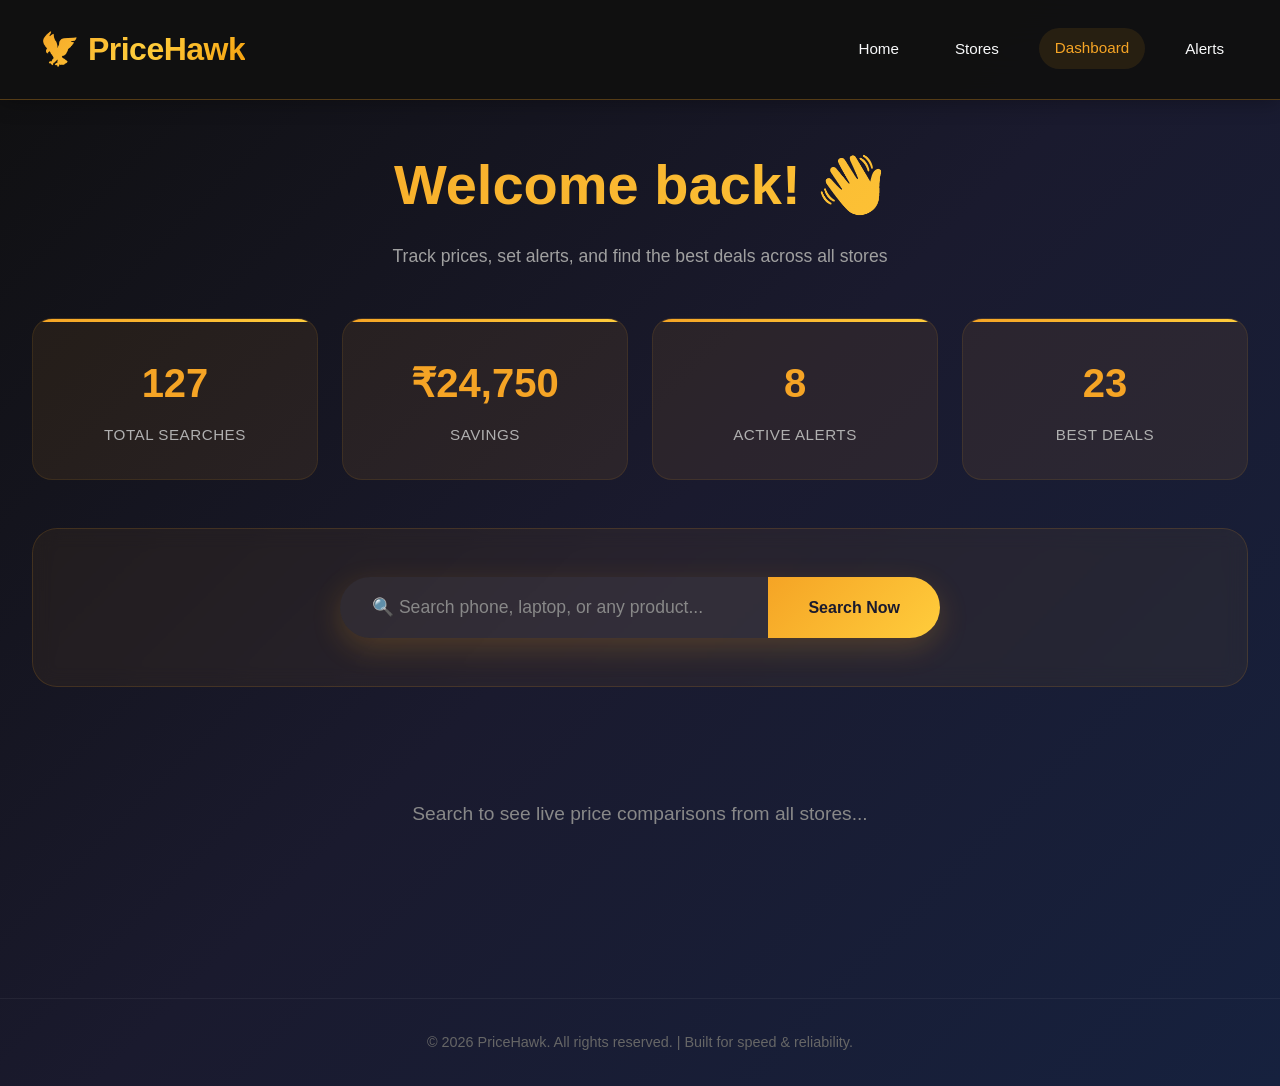
<file: pricehawk-frontend/dashboard.html>
<!DOCTYPE html>
<html lang="en">
<head>
<script src="js/main.js" defer></script>
<meta charset="UTF-8">
<meta name="viewport" content="width=device-width, initial-scale=1.0">
<title>🦅 PriceHawk Dashboard</title>

<style>
/* RESET & BASE */
* {
  margin: 0;
  padding: 0;
  box-sizing: border-box;
  font-family: 'Inter', -apple-system, BlinkMacSystemFont, 'Segoe UI', Roboto, sans-serif;
}

body {
  background: linear-gradient(135deg, #0f0f0f 0%, #1a1a2e 50%, #16213e 100%);
  color: #f8f9fa;
  min-height: 100vh;
  line-height: 1.6;
}

/* HEADER - Sticky & Responsive */
header {
  display: flex;
  justify-content: space-between;
  align-items: center;
  padding: 1.5rem 2.5rem;
  background: rgba(17,17,17,0.98);
  backdrop-filter: blur(20px);
  -webkit-backdrop-filter: blur(20px);
  border-bottom: 1px solid rgba(245,164,37,0.3);
  position: sticky;
  top: 0;
  z-index: 1000;
  box-shadow: 0 2px 20px rgba(0,0,0,0.3);
}

.logo {
  font-size: clamp(1.5rem, 4vw, 2rem);
  font-weight: 900;
  background: linear-gradient(135deg, #f5a425, #ffcd3c, #f59e0b);
  -webkit-background-clip: text;
  -webkit-text-fill-color: transparent;
  background-clip: text;
  letter-spacing: -0.5px;
}

nav {
  display: flex;
  gap: 1.5rem;
  align-items: center;
}

nav a {
  color: #f8f9fa;
  text-decoration: none;
  font-size: 0.95rem;
  font-weight: 500;
  padding: 0.5rem 1rem;
  border-radius: 25px;
  transition: all 0.3s ease;
  white-space: nowrap;
}

nav a.active,
nav a:hover {
  color: #f5a425;
  background: rgba(245,164,37,0.1);
  transform: translateY(-1px);
}

/* MAIN CONTAINER */
.dashboard {
  max-width: 1440px;
  margin: 0 auto;
  padding: 2.5rem 2rem;
}

/* WELCOME SECTION */
.welcome-section {
  text-align: center;
  margin-bottom: 3rem;
  animation: fadeInUp 0.8s ease-out;
}

.welcome-section h2 {
  font-size: clamp(2rem, 5vw, 3.5rem);
  font-weight: 800;
  margin-bottom: 0.75rem;
  background: linear-gradient(135deg, #f5a425, #ffcd3c);
  -webkit-background-clip: text;
  -webkit-text-fill-color: transparent;
}

.welcome-section p {
  color: #a0a0a0;
  font-size: 1.1rem;
  max-width: 500px;
  margin: 0 auto;
}

/* STATS GRID - FIXED SIZE */
.stats-grid {
  display: grid;
  grid-template-columns: repeat(auto-fit, minmax(220px, 1fr));
  gap: 1.5rem;
  margin-bottom: 3rem;
}

.stat-card {
  padding: 2rem;
  background: rgba(245,164,37,0.08);
  border-radius: 20px;
  text-align: center;
  border: 1px solid rgba(245,164,37,0.1);
  transition: all 0.3s cubic-bezier(0.25, 0.46, 0.45, 0.94);
  position: relative;
  overflow: hidden;
  min-height: 120px;
  display: flex;
  flex-direction: column;
  justify-content: center;
}

.stat-card::before {
  content: '';
  position: absolute;
  top: 0;
  left: 0;
  right: 0;
  height: 3px;
  background: linear-gradient(90deg, #f5a425, #ffcd3c);
}

.stat-card:hover {
  transform: translateY(-5px);
  box-shadow: 0 15px 30px rgba(245,164,37,0.2);
  background: rgba(245,164,37,0.12);
}

.stat-card h3 {
  font-size: clamp(1.75rem, 4vw, 2.5rem);
  font-weight: 800;
  color: #f5a425;
  margin-bottom: 0.5rem;
}

.stat-card p {
  color: #b0b0b0;
  font-size: 0.95rem;
  font-weight: 500;
  text-transform: uppercase;
  letter-spacing: 0.5px;
}

/* SEARCH SECTION - Hero Style */
.search-section {
  padding: 3rem 2.5rem;
  background: rgba(245,164,37,0.06);
  border-radius: 25px;
  margin-bottom: 3rem;
  border: 1px solid rgba(245,164,37,0.15);
  backdrop-filter: blur(10px);
}

.input-group {
  display: flex;
  max-width: 600px;
  margin: 0 auto;
  gap: 0;
  border-radius: 50px;
  overflow: hidden;
  box-shadow: 0 10px 30px rgba(245,164,37,0.2);
}

.form-control {
  flex: 1;
  padding: 1.25rem 2rem;
  border: none;
  background: rgba(255,255,255,0.05);
  color: #f8f9fa;
  font-size: 1.1rem;
  outline: none;
}

.form-control::placeholder {
  color: #888;
}

.form-control:focus {
  background: rgba(255,255,255,0.08);
}

.btn {
  padding: 1.25rem 2.5rem;
  border: none;
  background: linear-gradient(135deg, #f5a425, #ffcd3c);
  color: #1a1a2e;
  font-weight: 700;
  font-size: 1rem;
  cursor: pointer;
  transition: all 0.3s cubic-bezier(0.25, 0.46, 0.45, 0.94);
  white-space: nowrap;
  position: relative;
  overflow: hidden;
}

.btn:hover {
  transform: translateY(-2px);
  box-shadow: 0 12px 25px rgba(245,164,37,0.35);
  background: linear-gradient(135deg, #ffcd3c, #f5a425);
}

.btn:active {
  transform: translateY(0);
}

/* RESULTS GRID - PERFECTLY FIXED SIZE */
.results-grid {
  display: grid;
  grid-template-columns: repeat(auto-fill, minmax(320px, 1fr));
  gap: 1.75rem;
  margin-bottom: 4rem;
}

.result-card {
  background: rgba(30,30,46,0.8);
  padding: 2rem;
  border-radius: 20px;
  text-align: center;
  border: 1px solid rgba(245,164,37,0.1);
  transition: all 0.4s cubic-bezier(0.25, 0.46, 0.45, 0.94);
  backdrop-filter: blur(10px);
  /* FIXED SIZE - NO JUMPING */
  min-height: 220px;
  display: flex;
  flex-direction: column;
  justify-content: center;
  align-items: center;
}

.result-card:hover {
  /* NO SCALE - SIRF LIFT */
  transform: translateY(-8px);
  box-shadow: 0 20px 40px rgba(245,164,37,0.25);
  border-color: rgba(245,164,37,0.4);
  background: rgba(30,30,46,0.95);
}

/* Result card content glow */
.result-card:hover * {
  color: #f8f9fa;
}

/* Image hover effect (if you have images) */
.result-card img {
  transition: all 0.3s ease;
  border-radius: 12px;
  max-width: 100%;
  height: auto;
}

.result-card:hover img {
  box-shadow: 0 10px 25px rgba(245,164,37,0.3);
  transform: scale(1.05);
}

/* LOADING STATE */
.loading {
  text-align: center;
  padding: 4rem 2rem;
  grid-column: 1 / -1;
}

.loading p {
  color: #888;
  font-size: 1.2rem;
}

/* FOOTER */
footer {
  text-align: center;
  padding: 2rem;
  color: #666;
  border-top: 1px solid rgba(255,255,255,0.05);
  font-size: 0.9rem;
}

/* ANIMATIONS */
@keyframes fadeInUp {
  from {
    opacity: 0;
    transform: translateY(30px);
  }
  to {
    opacity: 1;
    transform: translateY(0);
  }
}

.stats-grid .stat-card {
  animation: fadeInUp 0.6s ease-out forwards;
}

.stats-grid .stat-card:nth-child(1) { animation-delay: 0.1s; }
.stats-grid .stat-card:nth-child(2) { animation-delay: 0.2s; }
.stats-grid .stat-card:nth-child(3) { animation-delay: 0.3s; }
.stats-grid .stat-card:nth-child(4) { animation-delay: 0.4s; }

/* RESPONSIVE BREAKPOINTS */

/* Mobile First - Up to 640px */
@media (max-width: 640px) {
  header {
    padding: 1rem 1.5rem;
    flex-direction: column;
    gap: 1rem;
    text-align: center;
  }

  nav {
    gap: 1rem;
    flex-wrap: wrap;
    justify-content: center;
  }

  .dashboard {
    padding: 1.5rem 1rem;
  }

  .search-section {
    padding: 2rem 1.5rem;
  }

  .input-group {
    flex-direction: column;
  }

  .form-control,
  .btn {
    border-radius: 15px;
  }

  .stats-grid {
    grid-template-columns: repeat(2, 1fr);
    gap: 1rem;
  }

  .results-grid {
    grid-template-columns: 1fr;
    gap: 1.25rem;
  }

  .result-card {
    min-height: 200px;
    padding: 1.5rem;
  }
}

/* Tablet - 641px to 1024px */
@media (min-width: 641px) and (max-width: 1024px) {
  header {
    padding: 1.5rem 2rem;
  }

  .stats-grid {
    grid-template-columns: repeat(2, 1fr);
  }

  .results-grid {
    grid-template-columns: repeat(2, 1fr);
  }
}

/* Large Desktop - 1025px+ */
@media (min-width: 1025px) {
  .stats-grid {
    grid-template-columns: repeat(4, 1fr);
  }

  .results-grid {
    grid-template-columns: repeat(auto-fill, minmax(350px, 1fr));
  }
}

/* Extra Large - 1440px+ */
@media (min-width: 1440px) {
  .dashboard {
    padding: 3rem 4rem;
  }
}

/* High Performance */
@media (prefers-reduced-motion: reduce) {
  * {
    animation-duration: 0.01ms !important;
    animation-iteration-count: 1 !important;
    transition-duration: 0.01ms !important;
  }
}
</style>
</head>

<body>
<header>
  <div class="logo">🦅 PriceHawk</div>
  <nav>
    <a href="index.html">Home</a>
    <a href="stores.html">Stores</a>
    <a href="dashboard.html" class="active">Dashboard</a>
    <a href="#">Alerts</a>
  </nav>
</header>

<section class="dashboard">
  <!-- Welcome -->
  <div class="welcome-section">
    <h2>Welcome back! 👋</h2>
    <p>Track prices, set alerts, and find the best deals across all stores</p>
  </div>

  <!-- Stats -->
  <div class="stats-grid">
    <div class="stat-card">
      <h3 id="total-searches">127</h3>
      <p>Total Searches</p>
    </div>
    <div class="stat-card">
      <h3 id="total-savings">₹24,750</h3>
      <p>Savings</p>
    </div>
    <div class="stat-card">
      <h3 id="active-alerts">8</h3>
      <p>Active Alerts</p>
    </div>
    <div class="stat-card">
      <h3 id="best-deals">23</h3>
      <p>Best Deals</p>
    </div>
  </div>

  <!-- Search -->
  <div class="search-section">
    <div class="input-group">
      <input type="text" id="phoneSearch" class="form-control" placeholder="🔍 Search phone, laptop, or any product...">
      <button class="btn" onclick="searchPhone()">Search Now</button>
    </div>
  </div>

  <!-- Results -->
  <div id="results" class="results-grid">
    <div class="loading">
      <p>Search to see live price comparisons from all stores...</p>
    </div>
  </div>
</section>

<footer>
  © 2026 PriceHawk. All rights reserved. | Built for speed & reliability.
</footer>

</body>
</html>
</file>
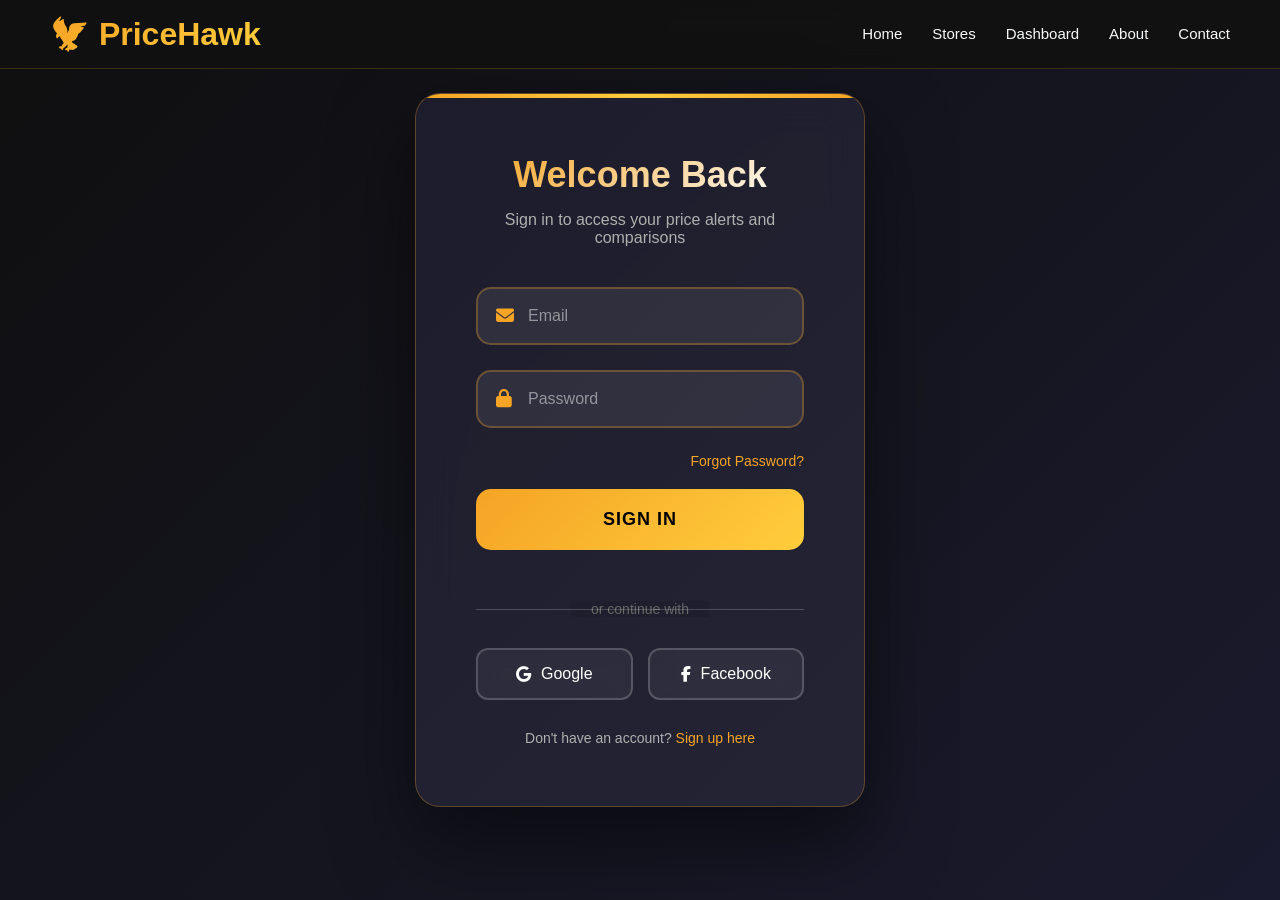
<file: pricehawk-frontend/login.html>
<!DOCTYPE html>
<html lang="en">
<head>
    <meta charset="UTF-8">
    <meta name="viewport" content="width=device-width, initial-scale=1.0">
    <title>Login - PriceHawk</title>
    <link href="https://cdnjs.cloudflare.com/ajax/libs/font-awesome/6.4.0/css/all.min.css" rel="stylesheet">
    <style>
        * {
            margin: 0;
            padding: 0;
            box-sizing: border-box;
            font-family: 'Inter', 'Segoe UI', Arial, sans-serif;
        }

        body {
            background: linear-gradient(135deg, #0f0f0f 0%, #1a1a2e 100%);
            color: #f8f9fa;
            min-height: 100vh;
            display: flex;
            align-items: center;
            justify-content: center;
            overflow-x: hidden;
        }

        /* NAVBAR */
        .navbar {
            position: fixed;
            top: 0;
            width: 100%;
            background: rgba(17, 17, 17, 0.95);
            backdrop-filter: blur(10px);
            border-bottom: 1px solid rgba(245, 164, 37, 0.2);
            z-index: 1000;
            padding: 15px 50px;
        }

        .nav-container {
            max-width: 1400px;
            margin: 0 auto;
            display: flex;
            justify-content: space-between;
            align-items: center;
        }

        .logo {
            font-size: 32px;
            font-weight: 800;
            background: linear-gradient(135deg, #f5a425 0%, #ffcd3c 100%);
            -webkit-background-clip: text;
            -webkit-text-fill-color: transparent;
            text-decoration: none;
        }

        .nav-menu {
            display: flex;
            list-style: none;
            gap: 30px;
        }

        .nav-link {
            color: #f8f9fa;
            text-decoration: none;
            font-size: 15px;
            font-weight: 500;
            position: relative;
            transition: all 0.3s ease;
        }

        .nav-link::after {
            content: '';
            position: absolute;
            bottom: -5px;
            left: 0;
            width: 0;
            height: 2px;
            background: #f5a425;
            transition: width 0.3s ease;
        }

        .nav-link:hover::after,
        .nav-link.active::after {
            width: 100%;
        }

        .nav-link:hover,
        .nav-link.active {
            color: #f5a425 !important;
        }

        .hamburger {
            display: none;
            flex-direction: column;
            cursor: pointer;
            gap: 4px;
        }

        .hamburger span {
            width: 25px;
            height: 3px;
            background: #f5a425;
        }

        /* LOGIN CONTAINER */
        .login-container {
            background: linear-gradient(135deg, rgba(30, 30, 46, 0.9) 0%, rgba(37, 37, 54, 0.9) 100%);
            backdrop-filter: blur(20px);
            border: 1px solid rgba(245, 164, 37, 0.3);
            border-radius: 25px;
            padding: 60px;
            box-shadow: 0 35px 80px rgba(0, 0, 0, 0.5);
            max-width: 450px;
            width: 90%;
            text-align: center;
            position: relative;
            overflow: hidden;
        }

        .login-container::before {
            content: '';
            position: absolute;
            top: 0;
            left: 0;
            right: 0;
            height: 4px;
            background: linear-gradient(90deg, #f5a425, #ffcd3c, #f5a425);
            animation: gradientShift 3s ease infinite;
        }

        @keyframes gradientShift {
            0%, 100% { background-position: 0% 50%; }
            50% { background-position: 100% 50%; }
        }

        .login-title {
            font-size: 36px;
            font-weight: 800;
            background: linear-gradient(135deg, #f5a425, #fff);
            -webkit-background-clip: text;
            -webkit-text-fill-color: transparent;
            margin-bottom: 15px;
        }

        .login-subtitle {
            color: #b0b0b0;
            font-size: 16px;
            margin-bottom: 40px;
        }

        .form-group {
            position: relative;
            margin-bottom: 25px;
        }

        .form-input {
            width: 100%;
            padding: 18px 20px 18px 50px;
            background: rgba(255, 255, 255, 0.08);
            border: 2px solid rgba(245, 164, 37, 0.3);
            border-radius: 15px;
            color: #fff;
            font-size: 16px;
            transition: all 0.3s ease;
        }

        .form-input::placeholder {
            color: rgba(248, 249, 250, 0.5);
        }

        .form-input:focus {
            outline: none;
            border-color: #f5a425;
            box-shadow: 0 0 0 4px rgba(245, 164, 37, 0.1);
            background: rgba(255, 255, 255, 0.12);
        }

        .input-icon {
            position: absolute;
            left: 20px;
            top: 50%;
            transform: translateY(-50%);
            color: #f5a425;
            font-size: 18px;
            z-index: 1;
        }

        .login-btn {
            width: 100%;
            padding: 20px;
            background: linear-gradient(135deg, #f5a425, #ffcd3c);
            color: #000 !important;
            border: none;
            border-radius: 15px;
            font-size: 18px;
            font-weight: 700;
            cursor: pointer;
            transition: all 0.3s ease;
            text-transform: uppercase;
            letter-spacing: 1px;
            margin-bottom: 20px;
        }

        .login-btn:hover {
            transform: translateY(-3px);
            box-shadow: 0 20px 40px rgba(245, 164, 37, 0.4);
        }

        .divider {
            position: relative;
            margin: 30px 0;
            color: #666;
        }

        .divider::before {
            content: '';
            position: absolute;
            top: 50%;
            left: 0;
            right: 0;
            height: 1px;
            background: rgba(255, 255, 255, 0.2);
        }

        .divider span {
            background: rgba(30, 30, 46, 0.9);
            padding: 0 20px;
            font-size: 14px;
        }

        .social-login {
            display: flex;
            gap: 15px;
            margin-bottom: 30px;
        }

        .social-btn {
            flex: 1;
            padding: 15px;
            border: 2px solid rgba(255, 255, 255, 0.2);
            border-radius: 12px;
            background: rgba(255, 255, 255, 0.05);
            color: #fff;
            text-decoration: none;
            display: flex;
            align-items: center;
            justify-content: center;
            gap: 10px;
            font-weight: 500;
            transition: all 0.3s ease;
            backdrop-filter: blur(10px);
        }

        .social-btn:hover {
            border-color: #f5a425;
            background: rgba(245, 164, 37, 0.1);
            transform: translateY(-2px);
        }

        .signup-link {
            color: #f5a425;
            text-decoration: none;
            font-weight: 500;
        }

        .signup-link:hover {
            text-decoration: underline;
        }

        /* RESPONSIVE */
        @media (max-width: 768px) {
            .navbar {
                padding: 12px 20px;
            }

            .logo {
                font-size: 24px;
            }

            .nav-menu {
                position: fixed;
                top: 0;
                left: 0;
                width: 100%;
                height: 100vh;
                background: rgba(17, 17, 17, 0.98);
                flex-direction: column;
                justify-content: center;
                align-items: center;
                transform: translateX(100%);
                transition: transform 0.3s ease;
            }

            .nav-menu.active {
                transform: translateX(0);
            }

            .hamburger {
                display: flex;
            }

            .login-container {
                padding: 40px 30px;
                margin: 20px;
            }

            .login-title {
                font-size: 28px;
            }
        }
    </style>
</head>
<body>
    <!-- NAVBAR -->
    <nav class="navbar">
        <div class="nav-container">
            <a href="index.html" class="logo">🦅 PriceHawk</a>
            <ul class="nav-menu" id="navMenu">
                <li><a href="index.html" class="nav-link">Home</a></li>
                <li><a href="#stores" class="nav-link">Stores</a></li>
                <li><a href="dashboard.html" class="nav-link">Dashboard</a></li>
                <li><a href="about.html" class="nav-link">About</a></li>
                <li><a href="contact.html" class="nav-link">Contact</a></li>
            </ul>
            <div class="hamburger" id="hamburger">
                <span></span>
                <span></span>
                <span></span>
            </div>
        </div>
    </nav>

    <!-- LOGIN FORM -->
    <div class="login-container">
        <h1 class="login-title">Welcome Back</h1>
        <p class="login-subtitle">Sign in to access your price alerts and comparisons</p>

        <form id="loginForm">
            <div class="form-group">
                <i class="fas fa-envelope input-icon"></i>
                <input type="email" class="form-input" placeholder="Email" required>
            </div>
            
            <div class="form-group">
                <i class="fas fa-lock input-icon"></i>
                <input type="password" class="form-input" placeholder="Password" required>
            </div>

            <a href="#" style="color: #f5a425; font-size: 14px; float: right; margin-bottom: 20px; text-decoration: none;">Forgot Password?</a>

            <button type="submit" class="login-btn">Sign In</button>

            <div class="divider">
                <span>or continue with</span>
            </div>

            <div class="social-login">
                <a href="#" class="social-btn">
                    <i class="fab fa-google"></i>
                    Google
                </a>
                <a href="#" class="social-btn">
                    <i class="fab fa-facebook-f"></i>
                    Facebook
                </a>
            </div>

            <p style="margin-top: 20px; color: #b0b0b0; font-size: 14px;">
                Don't have an account? 
                <a href="#" class="signup-link">Sign up here</a>
            </p>
        </form>
    </div>

    <script>
        // Mobile Menu
        const hamburger = document.getElementById('hamburger');
        const navMenu = document.getElementById('navMenu');
        
        hamburger.addEventListener('click', () => {
            navMenu.classList.toggle('active');
        });

        document.querySelectorAll('.nav-link').forEach(link => {
            link.addEventListener('click', () => {
                navMenu.classList.remove('active');
            });
        });

        // Login Form
        document.getElementById('loginForm').addEventListener('submit', function(e) {
            e.preventDefault();
            
            const btn = this.querySelector('.login-btn');
            const originalText = btn.textContent;
            
            btn.disabled = true;
            btn.textContent = 'Signing In...';
            
            // Simulate login
            setTimeout(() => {
                btn.textContent = '✅ Redirecting to Dashboard...';
                setTimeout(() => {
                    window.location.href = 'dashboard.html';
                }, 1500);
            }, 2000);
        });
    </script>
</body>
</html>
</file>
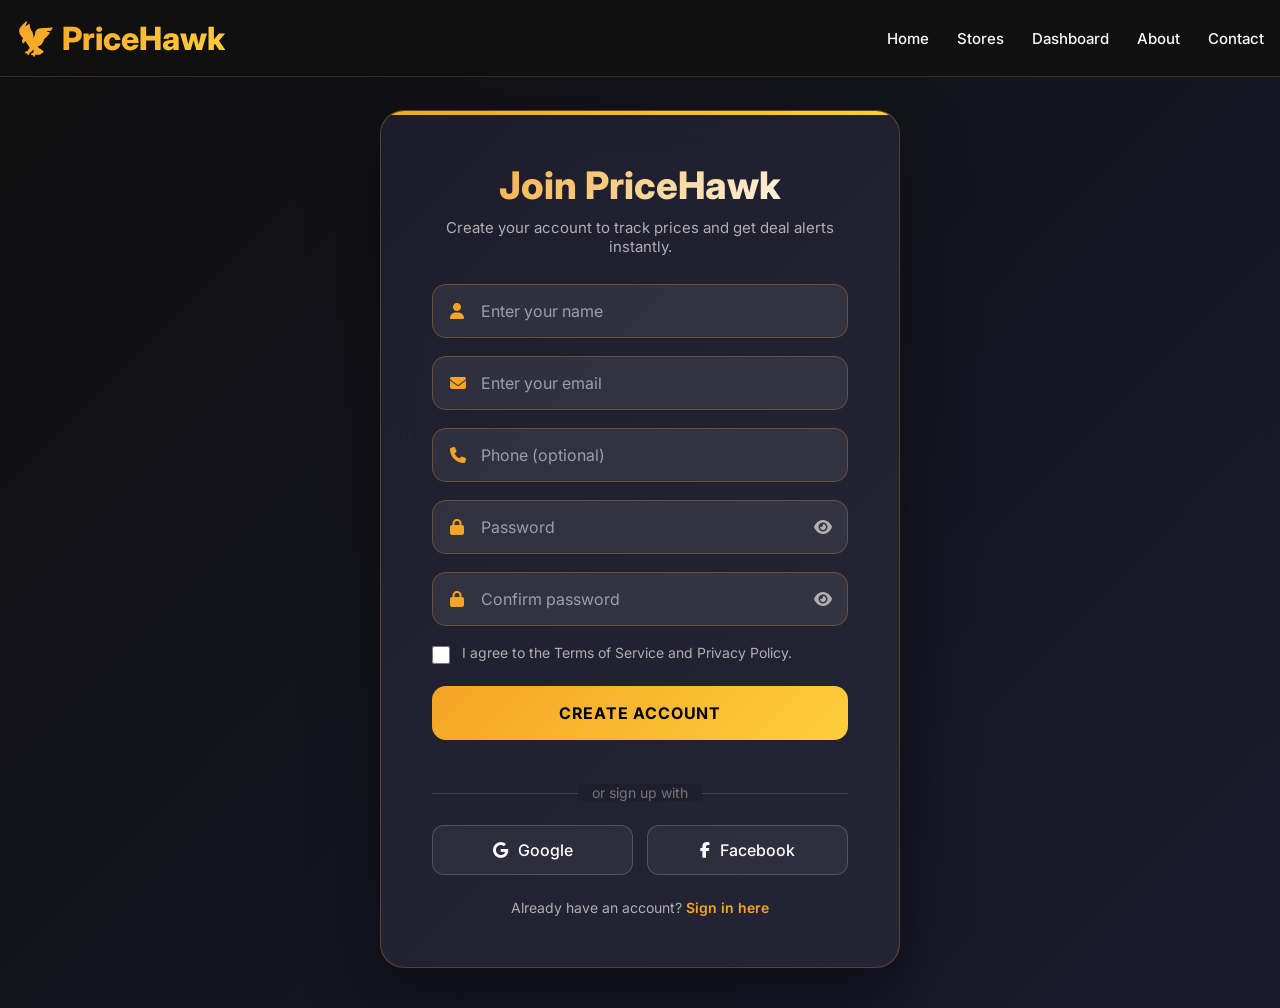
<file: pricehawk-frontend/signup.html>
<!DOCTYPE html>
<html lang="en">
<head>
  <meta charset="UTF-8" />
  <meta name="viewport" content="width=device-width, initial-scale=1.0" />
  <title>Sign Up - PriceHawk</title>

  <link rel="preconnect" href="https://fonts.googleapis.com">
  <link rel="preconnect" href="https://fonts.gstatic.com" crossorigin>
  <link href="https://fonts.googleapis.com/css2?family=Inter:wght@400;500;600;700;800&display=swap" rel="stylesheet">
  <link href="https://cdnjs.cloudflare.com/ajax/libs/font-awesome/6.4.0/css/all.min.css" rel="stylesheet">

  <style>
    * {
      margin: 0;
      padding: 0;
      box-sizing: border-box;
      font-family: 'Inter', 'Segoe UI', Arial, sans-serif;
    }

    :root {
      --bg1: #0f0f0f;
      --bg2: #1a1a2e;
      --card1: rgba(30, 30, 46, 0.95);
      --card2: rgba(37, 37, 54, 0.95);
      --text: #f8f9fa;
      --muted: #b0b0b0;
      --primary: #f5a425;
      --primary2: #ffcd3c;
      --border: rgba(245, 164, 37, 0.28);
      --shadow: 0 28px 70px rgba(0, 0, 0, 0.45);
      --success: #22c55e;
      --error: #ef4444;
    }

    body {
      background: linear-gradient(135deg, var(--bg1) 0%, var(--bg2) 100%);
      color: var(--text);
      min-height: 100vh;
      overflow-x: hidden;
    }

    a {
      text-decoration: none;
    }

    button, input {
      font: inherit;
    }

    .container {
      width: min(1400px, calc(100% - 32px));
      margin: 0 auto;
    }

    .navbar {
      position: fixed;
      top: 0;
      left: 0;
      width: 100%;
      background: rgba(17, 17, 17, 0.95);
      backdrop-filter: blur(10px);
      border-bottom: 1px solid rgba(245, 164, 37, 0.2);
      z-index: 1000;
    }

    .nav-container {
      min-height: 76px;
      display: flex;
      justify-content: space-between;
      align-items: center;
      gap: 20px;
    }

    .logo {
      font-size: clamp(24px, 4vw, 32px);
      font-weight: 800;
      background: linear-gradient(135deg, var(--primary) 0%, var(--primary2) 100%);
      -webkit-background-clip: text;
      -webkit-text-fill-color: transparent;
      white-space: nowrap;
    }

    .nav-menu {
      display: flex;
      list-style: none;
      gap: 28px;
      align-items: center;
    }

    .nav-link {
      color: var(--text);
      font-size: 15px;
      font-weight: 500;
      position: relative;
      padding: 8px 0;
      transition: color 0.3s ease;
    }

    .nav-link::after {
      content: '';
      position: absolute;
      left: 0;
      bottom: 0;
      width: 0;
      height: 2px;
      background: var(--primary);
      transition: width 0.3s ease;
    }

    .nav-link:hover,
    .nav-link.active {
      color: var(--primary);
    }

    .nav-link:hover::after,
    .nav-link.active::after {
      width: 100%;
    }

    .hamburger {
      display: none;
      width: 48px;
      height: 48px;
      border: 1px solid var(--border);
      border-radius: 12px;
      background: rgba(255,255,255,0.04);
      cursor: pointer;
      align-items: center;
      justify-content: center;
      padding: 0;
    }

    .hamburger-inner {
      width: 22px;
      display: flex;
      flex-direction: column;
      gap: 4px;
    }

    .hamburger-inner span {
      display: block;
      height: 2px;
      width: 100%;
      background: var(--primary);
      transition: all 0.3s ease;
    }

    .page-wrap {
      min-height: 100vh;
      padding-top: 110px;
      padding-bottom: 40px;
      display: flex;
      align-items: center;
      justify-content: center;
    }

    .signup-container {
      background: linear-gradient(135deg, var(--card1) 0%, var(--card2) 100%);
      backdrop-filter: blur(20px);
      border: 1px solid var(--border);
      border-radius: 24px;
      padding: clamp(24px, 4vw, 52px);
      box-shadow: var(--shadow);
      max-width: 520px;
      width: 100%;
      text-align: center;
      position: relative;
      overflow: hidden;
    }

    .signup-container::before {
      content: '';
      position: absolute;
      top: 0;
      left: 0;
      right: 0;
      height: 4px;
      background: linear-gradient(90deg, var(--primary), var(--primary2), var(--primary));
      background-size: 200% 100%;
      animation: gradientShift 3s linear infinite;
    }

    @keyframes gradientShift {
      0% { background-position: 0% 50%; }
      100% { background-position: 200% 50%; }
    }

    .signup-title {
      font-size: clamp(28px, 5vw, 38px);
      font-weight: 800;
      background: linear-gradient(135deg, var(--primary), #fff);
      -webkit-background-clip: text;
      -webkit-text-fill-color: transparent;
      margin-bottom: 10px;
    }

    .signup-subtitle {
      color: var(--muted);
      font-size: 15px;
      margin-bottom: 28px;
    }

    #formStatus {
      display: none;
      margin-bottom: 18px;
      padding: 14px 16px;
      border-radius: 12px;
      font-size: 14px;
      font-weight: 600;
      text-align: center;
    }

    .status-success {
      display: block;
      color: var(--success);
      background: rgba(34, 197, 94, 0.15);
      border: 1px solid rgba(34, 197, 94, 0.35);
    }

    .status-error {
      display: block;
      color: var(--error);
      background: rgba(239, 68, 68, 0.15);
      border: 1px solid rgba(239, 68, 68, 0.35);
    }

    .status-loading {
      display: block;
      color: var(--primary);
      background: rgba(245, 164, 37, 0.12);
      border: 1px solid rgba(245, 164, 37, 0.35);
    }

    .form-group {
      position: relative;
      margin-bottom: 18px;
      text-align: left;
    }

    .input-icon {
      position: absolute;
      left: 18px;
      top: 50%;
      transform: translateY(-50%);
      color: var(--primary);
      font-size: 16px;
      pointer-events: none;
    }

    .form-input {
      width: 100%;
      min-height: 54px;
      padding: 14px 16px 14px 48px;
      background: rgba(255, 255, 255, 0.08);
      border: 1.5px solid var(--border);
      border-radius: 14px;
      color: #fff;
      font-size: 16px;
      transition: all 0.3s ease;
    }

    .form-input::placeholder {
      color: rgba(248, 249, 250, 0.55);
    }

    .form-input:focus {
      outline: none;
      border-color: var(--primary);
      box-shadow: 0 0 0 4px rgba(245, 164, 37, 0.12);
      background: rgba(255, 255, 255, 0.12);
    }

    .password-toggle {
      position: absolute;
      right: 16px;
      top: 50%;
      transform: translateY(-50%);
      background: transparent;
      border: none;
      color: var(--muted);
      cursor: pointer;
      font-size: 16px;
    }

    .checkbox-group {
      display: flex;
      align-items: flex-start;
      gap: 12px;
      margin: 10px 0 22px;
      text-align: left;
      color: var(--muted);
      font-size: 14px;
    }

    .checkbox-group input[type="checkbox"] {
      width: 18px;
      height: 18px;
      margin-top: 2px;
      accent-color: var(--primary);
      flex-shrink: 0;
    }

    .signup-btn {
      width: 100%;
      min-height: 54px;
      padding: 16px;
      background: linear-gradient(135deg, var(--primary), var(--primary2));
      color: #000;
      border: none;
      border-radius: 14px;
      font-size: 16px;
      font-weight: 700;
      cursor: pointer;
      transition: all 0.3s ease;
      text-transform: uppercase;
      letter-spacing: 0.8px;
      margin-bottom: 20px;
    }

    .signup-btn:hover:not(:disabled) {
      transform: translateY(-2px);
      box-shadow: 0 16px 28px rgba(245, 164, 37, 0.32);
    }

    .signup-btn:disabled {
      opacity: 0.75;
      cursor: not-allowed;
    }

    .divider {
      position: relative;
      margin: 24px 0;
      color: #767676;
      font-size: 14px;
    }

    .divider::before {
      content: '';
      position: absolute;
      top: 50%;
      left: 0;
      right: 0;
      height: 1px;
      background: rgba(255, 255, 255, 0.14);
    }

    .divider span {
      position: relative;
      background: rgba(30, 30, 46, 0.95);
      padding: 0 14px;
    }

    .social-login {
      display: grid;
      grid-template-columns: 1fr 1fr;
      gap: 14px;
      margin-bottom: 24px;
    }

    .social-btn {
      min-height: 50px;
      padding: 12px;
      border: 1.5px solid rgba(255, 255, 255, 0.18);
      border-radius: 12px;
      background: rgba(255, 255, 255, 0.05);
      color: #fff;
      display: flex;
      align-items: center;
      justify-content: center;
      gap: 10px;
      font-weight: 500;
      transition: all 0.3s ease;
    }

    .social-btn:hover {
      border-color: var(--primary);
      background: rgba(245, 164, 37, 0.10);
      transform: translateY(-2px);
    }

    .bottom-text {
      margin-top: 10px;
      color: var(--muted);
      font-size: 14px;
    }

    .login-link {
      color: var(--primary);
      font-weight: 600;
    }

    .login-link:hover {
      text-decoration: underline;
    }

    @media (max-width: 768px) {
      .container {
        width: min(100% - 20px, 1400px);
      }

      .hamburger {
        display: flex;
      }

      .nav-menu {
        position: absolute;
        top: 100%;
        left: 0;
        width: 100%;
        background: rgba(17, 17, 17, 0.98);
        border-top: 1px solid rgba(245, 164, 37, 0.15);
        flex-direction: column;
        align-items: flex-start;
        gap: 0;
        padding: 12px 20px 18px;
        display: none;
      }

      .nav-menu.active {
        display: flex;
      }

      .nav-menu li {
        width: 100%;
      }

      .nav-link {
        display: block;
        width: 100%;
        padding: 14px 0;
        font-size: 16px;
      }

      .nav-link::after {
        display: none;
      }

      .page-wrap {
        padding-top: 100px;
        align-items: flex-start;
      }

      .signup-container {
        border-radius: 20px;
      }

      .social-login {
        grid-template-columns: 1fr;
      }
    }

    @media (max-width: 480px) {
      .signup-container {
        padding: 22px 16px;
      }

      .signup-title {
        font-size: 30px;
      }
    }
  </style>
</head>
<body>
  <nav class="navbar">
    <div class="container nav-container">
      <a href="index.html" class="logo">🦅 PriceHawk</a>

      <ul class="nav-menu" id="navMenu">
        <li><a href="index.html" class="nav-link">Home</a></li>
        <li><a href="stores.html" class="nav-link">Stores</a></li>
        <li><a href="dashboard.html" class="nav-link">Dashboard</a></li>
        <li><a href="about.html" class="nav-link">About</a></li>
        <li><a href="contact.html" class="nav-link">Contact</a></li>
      </ul>

      <button class="hamburger" id="hamburger" aria-label="Toggle menu">
        <div class="hamburger-inner">
          <span></span>
          <span></span>
          <span></span>
        </div>
      </button>
    </div>
  </nav>

  <main class="page-wrap">
    <div class="signup-container">
      <h1 class="signup-title">Join PriceHawk</h1>
      <p class="signup-subtitle">Create your account to track prices and get deal alerts instantly.</p>

      <div id="formStatus"></div>

      <form id="signupForm">
        <div class="form-group">
          <i class="fas fa-user input-icon"></i>
          <input type="text" id="name" class="form-input" name="name" placeholder="Enter your name" required>
        </div>

        <div class="form-group">
          <i class="fas fa-envelope input-icon"></i>
          <input type="email" id="email" class="form-input" name="email" placeholder="Enter your email" required>
        </div>

        <div class="form-group">
          <i class="fas fa-phone input-icon"></i>
          <input type="tel" id="phone" class="form-input" name="phone" placeholder="Phone (optional)">
        </div>

        <div class="form-group">
          <i class="fas fa-lock input-icon"></i>
          <input type="password" id="password" class="form-input" name="password" placeholder="Password" required>
          <button type="button" class="password-toggle" data-toggle="password">
            <i class="fas fa-eye"></i>
          </button>
        </div>

        <div class="form-group">
          <i class="fas fa-lock input-icon"></i>
          <input type="password" id="confirmPassword" class="form-input" name="confirmPassword" placeholder="Confirm password" required>
          <button type="button" class="password-toggle" data-toggle="confirmPassword">
            <i class="fas fa-eye"></i>
          </button>
        </div>

        <label class="checkbox-group">
          <input type="checkbox" id="terms" required>
          <span>I agree to the Terms of Service and Privacy Policy.</span>
        </label>

        <button type="submit" class="signup-btn" id="signupBtn">Create Account</button>

        <div class="divider">
          <span>or sign up with</span>
        </div>

        <div class="social-login">
          <a href="#" class="social-btn">
            <i class="fab fa-google"></i>
            <span>Google</span>
          </a>
          <a href="#" class="social-btn">
            <i class="fab fa-facebook-f"></i>
            <span>Facebook</span>
          </a>
        </div>

        <p class="bottom-text">
          Already have an account?
          <a href="login.html" class="login-link">Sign in here</a>
        </p>
      </form>
    </div>
  </main>

  <script>
    const hamburger = document.getElementById('hamburger');
    const navMenu = document.getElementById('navMenu');
    const signupForm = document.getElementById('signupForm');
    const signupBtn = document.getElementById('signupBtn');
    const formStatus = document.getElementById('formStatus');

    hamburger.addEventListener('click', () => {
      navMenu.classList.toggle('active');
    });

    document.querySelectorAll('.nav-link').forEach(link => {
      link.addEventListener('click', () => {
        navMenu.classList.remove('active');
      });
    });

    document.querySelectorAll('.password-toggle').forEach(button => {
      button.addEventListener('click', () => {
        const inputId = button.getAttribute('data-toggle');
        const input = document.getElementById(inputId);
        const icon = button.querySelector('i');

        if (input.type === 'password') {
          input.type = 'text';
          icon.classList.remove('fa-eye');
          icon.classList.add('fa-eye-slash');
        } else {
          input.type = 'password';
          icon.classList.remove('fa-eye-slash');
          icon.classList.add('fa-eye');
        }
      });
    });

    signupForm.addEventListener('submit', function(e) {
      e.preventDefault();

      const password = document.getElementById('password').value;
      const confirmPassword = document.getElementById('confirmPassword').value;
      const terms = document.getElementById('terms').checked;

      if (password !== confirmPassword) {
        formStatus.className = 'status-error';
        formStatus.textContent = 'Passwords do not match.';
        return;
      }

      if (!terms) {
        formStatus.className = 'status-error';
        formStatus.textContent = 'Please accept the terms and privacy policy.';
        return;
      }

      signupBtn.disabled = true;
      signupBtn.textContent = 'Creating Account...';
      formStatus.className = 'status-loading';
      formStatus.textContent = 'Creating your account...';

      setTimeout(() => {
        formStatus.className = 'status-success';
        formStatus.textContent = '✅ Account created successfully!';
        signupBtn.textContent = 'Success!';
      }, 1500);
    });
  </script>
</body>
</html>
</file>
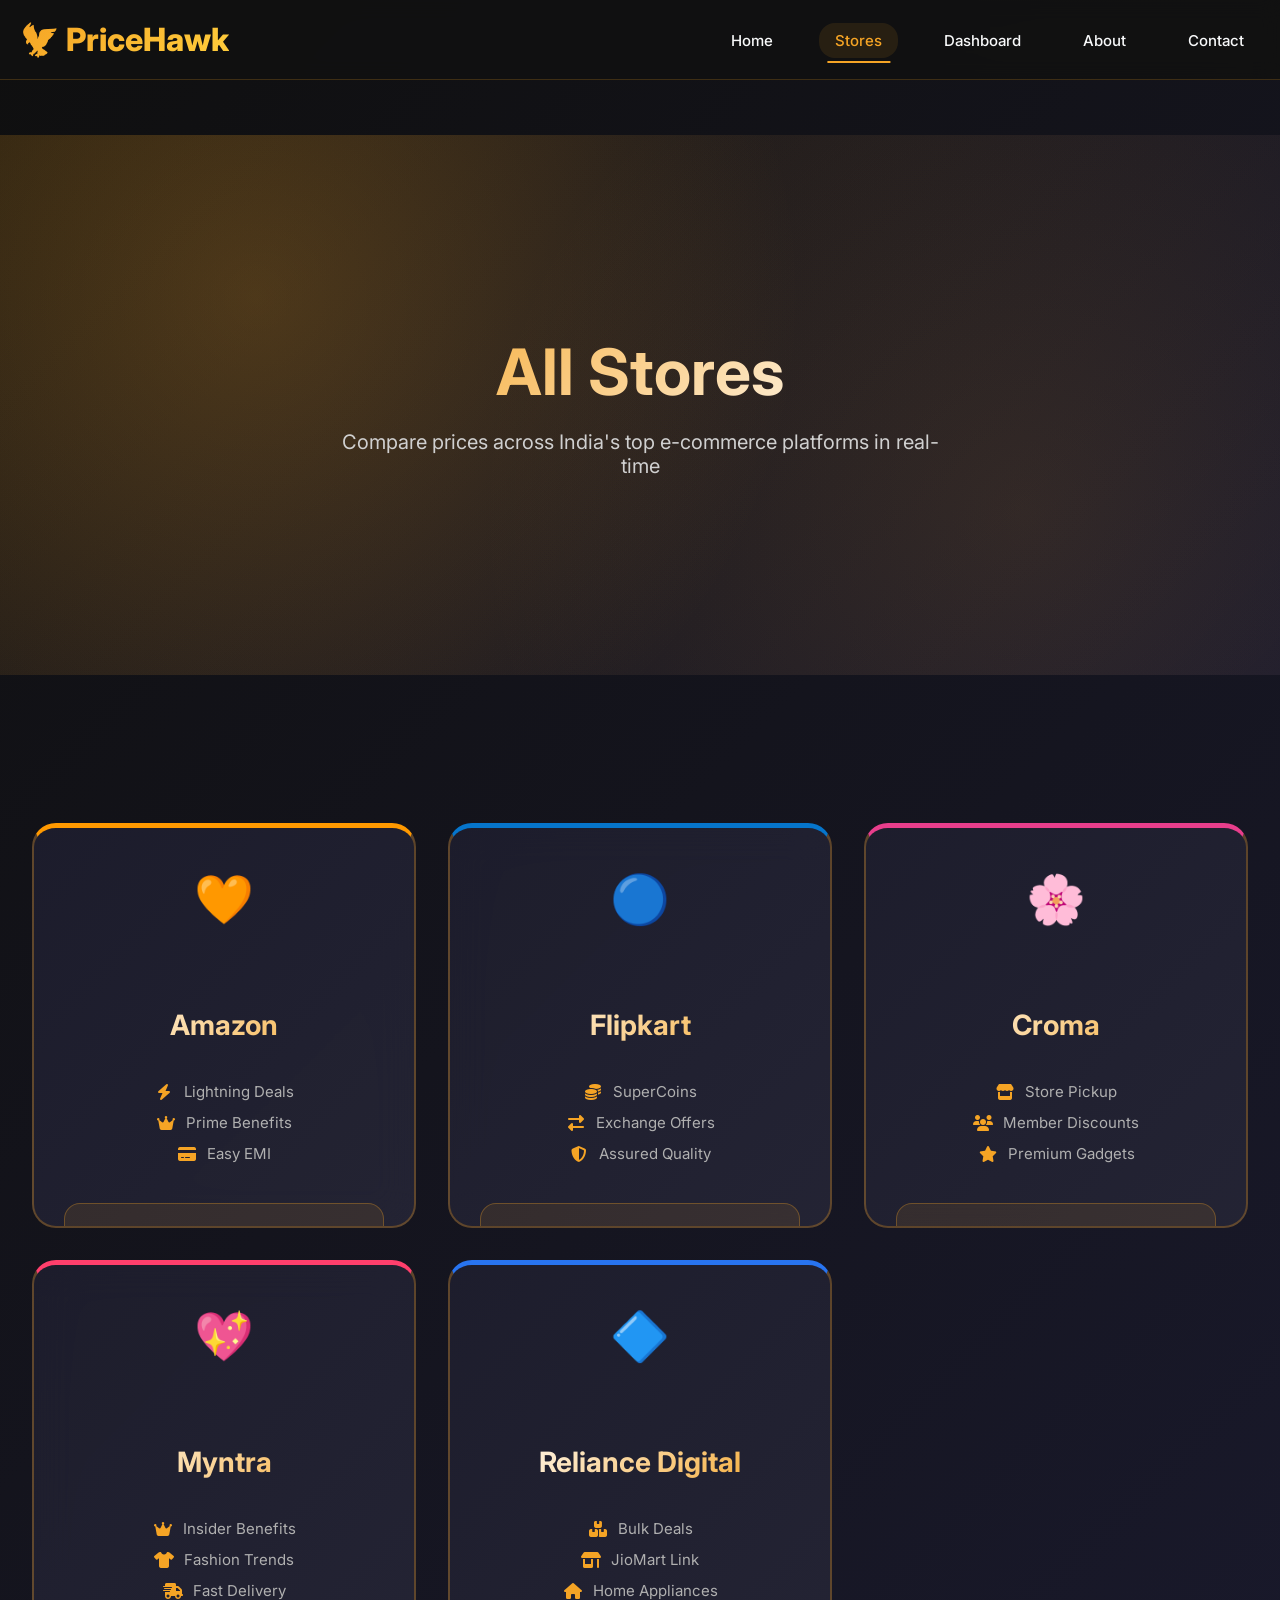
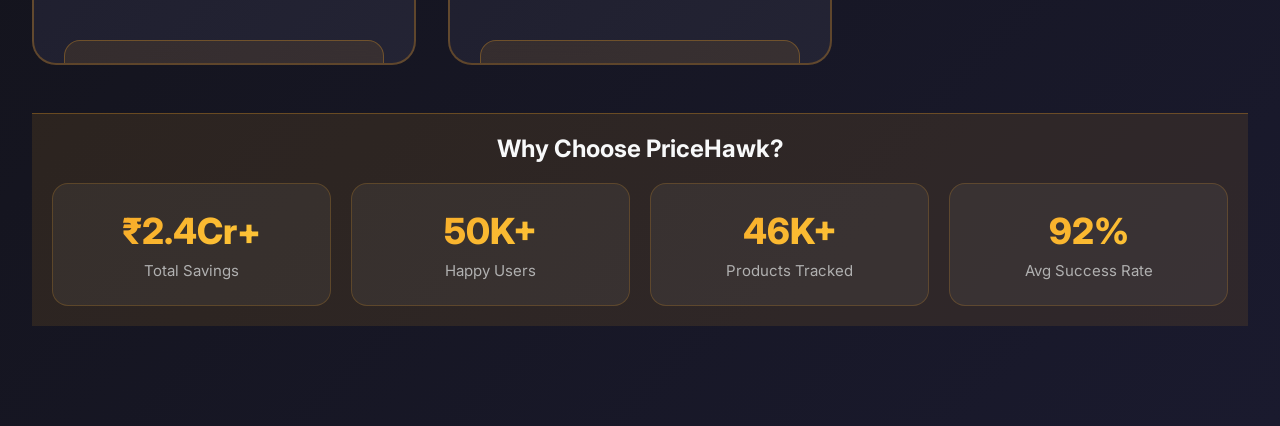
<file: pricehawk-frontend/stores.html>
<!DOCTYPE html>
<html lang="en">
<head>
    <meta charset="UTF-8">
    <meta name="viewport" content="width=device-width, initial-scale=1.0">
    <title>Stores - PriceHawk</title>
    <link href="https://fonts.googleapis.com/css2?family=Inter:wght@300;400;500;600;700;800&display=swap" rel="stylesheet">
    <link href="https://cdnjs.cloudflare.com/ajax/libs/font-awesome/6.4.0/css/all.min.css" rel="stylesheet">
    <style>
        :root {
            --space-4: clamp(1rem, 2.5vw, 1.25rem);
            --space-6: clamp(1.5rem, 4vw, 2rem);
            --space-8: clamp(2rem, 5vw, 3rem);
            --radius-lg: 1rem;
            --radius-xl: 1.5rem;
        }

        * {
            margin: 0;
            padding: 0;
            box-sizing: border-box;
            font-family: 'Inter', 'Segoe UI', Arial, sans-serif;
        }

        body {
            background: linear-gradient(135deg, #0f0f0f 0%, #1a1a2e 100%);
            color: #f8f9fa;
            overflow-x: hidden;
            min-height: 100vh;
        }

        /* NAVBAR - Mobile First */
        .navbar {
            position: fixed;
            top: 0;
            width: 100%;
            background: rgba(17, 17, 17, 0.95);
            backdrop-filter: blur(10px);
            border-bottom: 1px solid rgba(245, 164, 37, 0.2);
            z-index: 1000;
            padding: var(--space-4);
        }

        .nav-container {
            max-width: 1400px;
            margin: 0 auto;
            display: flex;
            justify-content: space-between;
            align-items: center;
        }

        .logo {
            font-size: clamp(1.5rem, 5vw, 2rem);
            font-weight: 800;
            background: linear-gradient(135deg, #f5a425 0%, #ffcd3c 100%);
            -webkit-background-clip: text;
            -webkit-text-fill-color: transparent;
            background-clip: text;
            text-decoration: none;
        }

        .nav-menu {
            display: flex;
            list-style: none;
            gap: clamp(1rem, 3vw, 1.875rem);
            margin: 0;
            padding: 0;
            align-items: center;
        }

        .nav-link {
            color: #f8f9fa;
            text-decoration: none;
            font-size: clamp(0.875rem, 2.5vw, 0.9375rem);
            font-weight: 500;
            padding: 0.5rem 1rem;
            border-radius: var(--radius-lg);
            transition: all 0.3s ease;
            white-space: nowrap;
            position: relative;
        }

        .nav-link::after {
            content: '';
            position: absolute;
            bottom: -5px;
            left: 50%;
            transform: translateX(-50%);
            width: 0;
            height: 2px;
            background: #f5a425;
            transition: width 0.3s ease;
        }

        .nav-link:hover::after,
        .nav-link.active::after {
            width: 80%;
        }

        .nav-link:hover,
        .nav-link.active {
            color: #f5a425 !important;
            background: rgba(245, 164, 37, 0.1);
        }

        .hamburger {
            display: none;
            flex-direction: column;
            cursor: pointer;
            gap: 4px;
            padding: 0.5rem;
            border-radius: var(--radius-lg);
            background: none;
            border: none;
            min-height: 48px;
            min-width: 48px;
            align-items: center;
            justify-content: center;
        }

        .hamburger span {
            width: 25px;
            height: 3px;
            background: #f5a425;
            transition: all 0.3s ease;
            border-radius: 2px;
        }

        /* HERO */
        .stores-hero {
            height: clamp(50vh, 70vh, 60vh);
            background: linear-gradient(135deg, rgba(245, 164, 37, 0.1), transparent),
                        linear-gradient(135deg, #0f0f0f 0%, #1a1a2e 100%);
            display: flex;
            flex-direction: column;
            align-items: center;
            justify-content: center;
            text-align: center;
            margin-top: clamp(100px, 15vh, 140px);
            position: relative;
            overflow: hidden;
            padding: var(--space-8);
        }

        .stores-hero::before {
            content: '';
            position: absolute;
            top: 0;
            left: 0;
            right: 0;
            bottom: 0;
            background: 
                radial-gradient(circle at 20% 30%, rgba(245,164,37,0.2), transparent 50%),
                radial-gradient(circle at 80% 70%, rgba(245,164,37,0.1), transparent 50%);
        }

        .stores-hero-content {
            position: relative;
            z-index: 2;
            max-width: 800px;
        }

        .stores-hero h1 {
            font-size: clamp(2.5rem, 8vw, 4rem);
            background: linear-gradient(135deg, #f5a425, #fff);
            -webkit-background-clip: text;
            -webkit-text-fill-color: transparent;
            margin-bottom: var(--space-4);
        }

        .stores-hero p {
            font-size: clamp(1.125rem, 3vw, 1.25rem);
            color: #d0d0d0;
            max-width: 600px;
            margin: 0 auto;
        }

        /* STORES SECTION */
        .stores-section {
            padding: clamp(4rem, 12vw, 6.25rem) var(--space-6);
            max-width: 1400px;
            margin: 0 auto;
        }

        .stores-grid {
            display: grid;
            grid-template-columns: repeat(auto-fit, minmax(340px, 1fr));
            gap: var(--space-6);
            margin-top: var(--space-8);
        }

        .store-card {
            position: relative;
            height: clamp(18rem, 45vh, 26.25rem);
            background: linear-gradient(135deg, rgba(30, 30, 46, 0.9) 0%, rgba(37, 37, 54, 0.9) 100%);
            border: 2px solid rgba(245, 164, 37, 0.3);
            border-radius: var(--radius-xl);
            overflow: hidden;
            transition: all 0.4s ease;
            cursor: pointer;
            backdrop-filter: blur(20px);
        }

        .store-card:hover,
        .store-card:active {
            transform: translateY(-12px);
            border-color: #f5a425;
            box-shadow: 0 30px 80px rgba(245, 164, 37, 0.3);
        }

        .store-logo-section {
            height: clamp(8rem, 22vh, 8.75rem);
            position: relative;
            overflow: hidden;
        }

        .store-logo {
            position: absolute;
            top: 50%;
            left: 50%;
            transform: translate(-50%, -50%);
            font-size: clamp(2.5rem, 8vw, 3rem);
            z-index: 2;
        }

        .amazon { border-top: 5px solid #ff9900; }
        .flipkart { border-top: 5px solid #0675cb; }
        .croma { border-top: 5px solid #e83e8c; }
        .myntra { border-top: 5px solid #ff3f6c; }
        .reliance { border-top: 5px solid #2874f0; }

        .store-content {
            padding: clamp(1.5rem, 5vw, 2.5rem) clamp(1.25rem, 4vw, 1.875rem);
            text-align: center;
            height: calc(100% - clamp(8rem, 22vh, 8.75rem));
            display: flex;
            flex-direction: column;
            justify-content: space-between;
        }

        .store-title {
            font-size: clamp(1.5rem, 4vw, 1.75rem);
            font-weight: 700;
            margin-bottom: var(--space-4);
            background: linear-gradient(135deg, #fff, #f5a425);
            -webkit-background-clip: text;
            -webkit-text-fill-color: transparent;
        }

        .store-features {
            display: flex;
            flex-direction: column;
            gap: clamp(0.75rem, 2vw, 0.75rem);
            margin: var(--space-4) 0;
            flex-grow: 1;
        }

        .feature {
            display: flex;
            align-items: center;
            justify-content: center;
            gap: 0.625rem;
            color: #b0b0b0;
            font-size: clamp(0.875rem, 2.5vw, 0.9375rem);
        }

        .feature i {
            color: #f5a425;
            width: 1.25rem;
            font-size: 1rem;
        }

        .price-stats {
            background: rgba(245, 164, 37, 0.1);
            border: 1px solid rgba(245, 164, 37, 0.3);
            border-radius: var(--radius-lg);
            padding: clamp(1rem, 3vw, 1.25rem);
            margin: var(--space-4) 0;
        }

        .stat-row {
            display: flex;
            justify-content: space-between;
            align-items: center;
            margin-bottom: 0.5rem;
        }

        .stat-row:last-child {
            margin-bottom: 0;
        }

        .stat-label {
            color: #b0b0b0;
            font-size: clamp(0.8125rem, 2.2vw, 0.875rem);
        }

        .stat-value {
            color: #f5a425;
            font-weight: 600;
            font-size: clamp(0.9375rem, 2.5vw, 1rem);
        }

        .cta-btn {
            width: 100%;
            padding: clamp(1rem, 3vw, 1.125rem);
            background: linear-gradient(135deg, #f5a425, #ffcd3c);
            color: #000 !important;
            border: none;
            border-radius: var(--radius-lg);
            font-size: clamp(0.875rem, 2.5vw, 1rem);
            font-weight: 700;
            cursor: pointer;
            transition: all 0.3s ease;
            text-transform: uppercase;
            letter-spacing: 0.5px;
            min-height: 48px;
        }

        .cta-btn:hover,
        .cta-btn:active {
            transform: translateY(-3px);
            box-shadow: 0 15px 35px rgba(245, 164, 37, 0.4);
        }

        /* STATS BAR */
        .stats-bar {
            background: rgba(245, 164, 37, 0.1);
            border-top: 1px solid rgba(245, 164, 37, 0.3);
            padding: clamp(1.25rem, 4vw, 1.25rem);
            text-align: center;
            margin-top: var(--space-8);
        }

        .stats-bar h3 {
            font-size: clamp(1.25rem, 4vw, 1.5rem);
            margin-bottom: var(--space-4);
        }

        .stats-grid {
            display: grid;
            grid-template-columns: repeat(auto-fit, minmax(200px, 1fr));
            gap: var(--space-4);
            margin-top: var(--space-4);
        }

        .stat-card {
            background: rgba(255, 255, 255, 0.05);
            border: 1px solid rgba(245, 164, 37, 0.2);
            border-radius: var(--radius-lg);
            padding: clamp(1.25rem, 4vw, 1.5625rem);
            text-align: center;
        }

        .stat-number {
            font-size: clamp(1.75rem, 6vw, 2.25rem);
            font-weight: 800;
            background: linear-gradient(135deg, #f5a425, #ffcd3c);
            -webkit-background-clip: text;
            -webkit-text-fill-color: transparent;
            margin-bottom: 0.5rem;
        }

        .stat-card div:last-child {
            color: #b0b0b0;
            font-size: clamp(0.875rem, 2.5vw, 0.9375rem);
        }

        /* MOBILE RESPONSIVE */
        @media (max-width: 768px) {
            .hamburger {
                display: flex;
            }

            .nav-menu {
                display: none;
                position: fixed;
                top: 0;
                left: 0;
                width: 100%;
                height: 100vh;
                background: rgba(17, 17, 17, 0.98);
                backdrop-filter: blur(10px);
                flex-direction: column;
                justify-content: center;
                align-items: center;
                transform: translateX(100%);
                transition: transform 0.3s ease;
                gap: var(--space-6);
                padding: var(--space-8);
            }

            .nav-menu.active {
                display: flex;
                transform: translateX(0);
            }

            .stores-section {
                padding: var(--space-6) var(--space-4);
            }

            .stores-grid {
                grid-template-columns: 1fr;
                gap: var(--space-4);
            }

            .stats-grid {
                grid-template-columns: repeat(2, 1fr);
            }
        }

        @media (prefers-reduced-motion: reduce) {
            *,
            *::before,
            *::after {
                animation-duration: 0.01ms !important;
                animation-iteration-count: 1 !important;
                transition-duration: 0.01ms !important;
            }
        }
    </style>
</head>
<body>
    <!-- NAVBAR -->
    <nav class="navbar">
        <div class="nav-container">
            <a href="index.html" class="logo">🦅 PriceHawk</a>
            <ul class="nav-menu" id="navMenu">
                <li><a href="index.html" class="nav-link">Home</a></li>
                <li><a href="stores.html" class="nav-link active">Stores</a></li>
                <li><a href="dashboard.html" class="nav-link">Dashboard</a></li>
                <li><a href="about.html" class="nav-link">About</a></li>
                <li><a href="contact.html" class="nav-link">Contact</a></li>
            </ul>
            <button class="hamburger" id="hamburger" aria-label="Toggle menu">
                <span></span>
                <span></span>
                <span></span>
            </button>
        </div>
    </nav>

    <!-- STORES HERO -->
    <section class="stores-hero">
        <div class="stores-hero-content">
            <h1>All Stores</h1>
            <p>Compare prices across India's top e-commerce platforms in real-time</p>
        </div>
    </section>

    <!-- STORES GRID -->
    <section class="stores-section">
        <div class="stores-grid">
            <!-- AMAZON -->
            <div class="store-card amazon">
                <div class="store-logo-section">
                    <div class="store-logo">🧡</div>
                </div>
                <div class="store-content">
                    <h2 class="store-title">Amazon</h2>
                    <div class="store-features">
                        <div class="feature">
                            <i class="fas fa-bolt"></i>
                            Lightning Deals
                        </div>
                        <div class="feature">
                            <i class="fas fa-crown"></i>
                            Prime Benefits
                        </div>
                        <div class="feature">
                            <i class="fas fa-credit-card"></i>
                            Easy EMI
                        </div>
                    </div>
                    <div class="price-stats">
                        <div class="stat-row">
                            <span class="stat-label">Avg Savings</span>
                            <span class="stat-value">₹1,247</span>
                        </div>
                        <div class="stat-row">
                            <span class="stat-label">Products Tracked</span>
                            <span class="stat-value">12.4K</span>
                        </div>
                        <div class="stat-row">
                            <span class="stat-label">Success Rate</span>
                            <span class="stat-value">94%</span>
                        </div>
                    </div>
                    <button class="cta-btn">Shop Amazon</button>
                </div>
            </div>

            <!-- FLIPKART -->
            <div class="store-card flipkart">
                <div class="store-logo-section">
                    <div class="store-logo">🔵</div>
                </div>
                <div class="store-content">
                    <h2 class="store-title">Flipkart</h2>
                    <div class="store-features">
                        <div class="feature">
                            <i class="fas fa-coins"></i>
                            SuperCoins
                        </div>
                        <div class="feature">
                            <i class="fas fa-exchange-alt"></i>
                            Exchange Offers
                        </div>
                        <div class="feature">
                            <i class="fas fa-shield-alt"></i>
                            Assured Quality
                        </div>
                    </div>
                    <div class="price-stats">
                        <div class="stat-row">
                            <span class="stat-label">Avg Savings</span>
                            <span class="stat-value">₹1,089</span>
                        </div>
                        <div class="stat-row">
                            <span class="stat-label">Products Tracked</span>
                            <span class="stat-value">11.2K</span>
                        </div>
                        <div class="stat-row">
                            <span class="stat-label">Success Rate</span>
                            <span class="stat-value">92%</span>
                        </div>
                    </div>
                    <button class="cta-btn">Shop Flipkart</button>
                </div>
            </div>

            <!-- Croma -->
            <div class="store-card croma">
                <div class="store-logo-section">
                    <div class="store-logo">🌸</div>
                </div>
                <div class="store-content">
                    <h2 class="store-title">Croma</h2>
                    <div class="store-features">
                        <div class="feature">
                            <i class="fas fa-store"></i>
                            Store Pickup
                        </div>
                        <div class="feature">
                            <i class="fas fa-users"></i>
                            Member Discounts
                        </div>
                        <div class="feature">
                            <i class="fas fa-star"></i>
                            Premium Gadgets
                        </div>
                    </div>
                    <div class="price-stats">
                        <div class="stat-row">
                            <span class="stat-label">Avg Savings</span>
                            <span class="stat-value">₹956</span>
                        </div>
                        <div class="stat-row">
                            <span class="stat-label">Products Tracked</span>
                            <span class="stat-value">8.7K</span>
                        </div>
                        <div class="stat-row">
                            <span class="stat-label">Success Rate</span>
                            <span class="stat-value">89%</span>
                        </div>
                    </div>
                    <button class="cta-btn">Shop Croma</button>
                </div>
            </div>

            <!-- Myntra -->
            <div class="store-card myntra">
                <div class="store-logo-section">
                    <div class="store-logo">💖</div>
                </div>
                <div class="store-content">
                    <h2 class="store-title">Myntra</h2>
                    <div class="store-features">
                        <div class="feature">
                            <i class="fas fa-crown"></i>
                            Insider Benefits
                        </div>
                        <div class="feature">
                            <i class="fas fa-tshirt"></i>
                            Fashion Trends
                        </div>
                        <div class="feature">
                            <i class="fas fa-shipping-fast"></i>
                            Fast Delivery
                        </div>
                    </div>
                    <div class="price-stats">
                        <div class="stat-row">
                            <span class="stat-label">Avg Savings</span>
                            <span class="stat-value">₹678</span>
                        </div>
                        <div class="stat-row">
                            <span class="stat-label">Products Tracked</span>
                            <span class="stat-value">15.3K</span>
                        </div>
                        <div class="stat-row">
                            <span class="stat-label">Success Rate</span>
                            <span class="stat-value">87%</span>
                        </div>
                    </div>
                    <button class="cta-btn">Shop Myntra</button>
                </div>
            </div>

            <!-- Reliance Digital -->
            <div class="store-card reliance">
                <div class="store-logo-section">
                    <div class="store-logo">🔷</div>
                </div>
                <div class="store-content">
                    <h2 class="store-title">Reliance Digital</h2>
                    <div class="store-features">
                        <div class="feature">
                            <i class="fas fa-boxes"></i>
                            Bulk Deals
                        </div>
                        <div class="feature">
                            <i class="fas fa-store-alt"></i>
                            JioMart Link
                        </div>
                        <div class="feature">
                            <i class="fas fa-home"></i>
                            Home Appliances
                        </div>
                    </div>
                    <div class="price-stats">
                        <div class="stat-row">
                            <span class="stat-label">Avg Savings</span>
                            <span class="stat-value">₹823</span>
                        </div>
                        <div class="stat-row">
                            <span class="stat-label">Products Tracked</span>
                            <span class="stat-value">9.1K</span>
                        </div>
                        <div class="stat-row">
                            <span class="stat-label">Success Rate</span>
                            <span class="stat-value">91%</span>
                        </div>
                    </div>
                    <button class="cta-btn">Shop Reliance</button>
                </div>
            </div>
        </div>

        <!-- STATS BAR -->
        <div class="stats-bar">
            <h3>Why Choose PriceHawk?</h3>
            <div class="stats-grid">
                <div class="stat-card">
                    <div class="stat-number">₹2.4Cr+</div>
                    <div>Total Savings</div>
                </div>
                <div class="stat-card">
                    <div class="stat-number">50K+</div>
                    <div>Happy Users</div>
                </div>
                <div class="stat-card">
                    <div class="stat-number">46K+</div>
                    <div>Products Tracked</div>
                </div>
                <div class="stat-card">
                    <div class="stat-number">92%</div>
                    <div>Avg Success Rate</div>
                </div>
            </div>
        </div>
    </section>

    <script>
        // Mobile Menu Toggle
        const hamburger = document.getElementById('hamburger');
        const navMenu = document.getElementById('navMenu');
        
        hamburger.addEventListener('click', () => {
            navMenu.classList.toggle('active');
        });

        // Close menu on link click
        document.querySelectorAll('.nav-link').forEach(link => {
            link.addEventListener('click', () => {
                navMenu.classList.remove('active');
            });
        });

        // Close menu when clicking outside
        document.addEventListener('click', (e) => {
            if (!e.target.closest('.nav-container')) {
                navMenu.classList.remove('active');
            }
        });

        // Store Cards Click - Go to Dashboard
        document.querySelectorAll('.store-card').forEach(card => {
            card.addEventListener('click', (e) => {
                if (!e.target.closest('.cta-btn')) {
                    window.location.href = 'dashboard.html';
                }
            });
        });

        // CTA Buttons - External Links (add actual store URLs later)
        document.querySelectorAll('.cta-btn').forEach(btn => {
            btn.addEventListener('click', (e) => {
                e.stopPropagation();
                // Add actual store URLs here
                const store = btn.textContent.toLowerCase().replace('shop ', '');
                console.log(`Redirecting to ${store}...`);
                // window.open(`https://www.${store}.com`, '_blank');
            });
        });
    </script>
</body>
</html>
</file>
<file: pricehawk-frontend/assets/css/pricehawk.css>
/* 
TemplateMo 569 Edu Meeting → PRICEHAWK DASHBOARD PROFESSIONAL
FIXIT DASHBOARD STYLE + PRICEHAWK GOLD + VIDEO BACKGROUND
*/

@import url("https://fonts.googleapis.com/css?family=Poppins:100,200,300,400,500,600,700,800,900");
@import url('https://fonts.googleapis.com/css2?family=Inter:wght@300;400;500;600;700;800&display=swap');

/* ============================
   PRICEHAWK + FIXIT COLORS
============================ */
:root {
    --pricehawk-gold: #f5a425;
    --fixit-orange: #ff5722;
    --amazon-orange: #ff9900;
    --flipkart-blue: #0675cb;
    --croma-pink: #e83e8c;
    --dark-bg: linear-gradient(135deg, #0f0f0f 0%, #1a1a2e 100%);
}

/* ============================
   DASHBOARD BODY + LAYOUT
============================ */
body {
    background: var(--dark-bg) !important;
    font-family: 'Inter', 'Poppins', sans-serif !important;
    color: #f8f9fa !important;
    min-height: 100vh !important;
}

/* ============================
   HEADER - FIXIT STYLE
============================ */
.header-area {
    background: rgba(17, 17, 17, 0.95) !important;
    backdrop-filter: blur(10px) !important;
    border-bottom: 1px solid rgba(245, 164, 37, 0.2) !important;
    position: sticky !important;
    top: 0 !important;
    z-index: 100 !important;
}

.header-area .main-nav .logo {
    font-size: 32px !important;
    font-weight: 800 !important;
    background: linear-gradient(135deg, #f5a425 0%, #ffcd3c 100%) !important;
    -webkit-background-clip: text !important;
    -webkit-text-fill-color: transparent !important;
    background-clip: text !important;
}

.header-area .main-nav .nav li a {
    color: #f8f9fa !important;
    font-size: 15px !important;
    font-weight: 500 !important;
    position: relative !important;
    transition: all 0.3s ease !important;
}

.header-area .main-nav .nav li a::after {
    content: '' !important;
    position: absolute !important;
    bottom: -5px !important;
    left: 0 !important;
    width: 0 !important;
    height: 2px !important;
    background: var(--pricehawk-gold) !important;
    transition: width 0.3s ease !important;
}

.header-area .main-nav .nav li a:hover::after,
.header-area .main-nav .nav li.menu-active a::after {
    width: 100% !important;
}

.header-area .main-nav .nav li a:hover,
.header-area .main-nav .nav li.menu-active a {
    color: var(--pricehawk-gold) !important;
}

/* ============================
   DASHBOARD CONTAINER
============================ */
.dashboard {
    padding: 80px 50px !important;
    max-width: 1400px !important;
    margin: auto !important;
}

/* ============================
   WELCOME SECTION
============================ */
.welcome-section h2 {
    font-size: 42px !important;
    font-weight: 700 !important;
    background: linear-gradient(135deg, #fff 0%, var(--pricehawk-gold) 100%) !important;
    -webkit-background-clip: text !important;
    -webkit-text-fill-color: transparent !important;
    background-clip: text !important;
    margin-bottom: 10px !important;
}

.welcome-section p {
    color: #b0b0b0 !important;
    font-size: 16px !important;
}

/* ============================
   STATS GRID - PriceHawk Metrics
============================ */
.stats-grid {
    display: grid !important;
    grid-template-columns: repeat(auto-fit, minmax(240px, 1fr)) !important;
    gap: 25px !important;
    margin-bottom: 50px !important;
}

.stat-card {
    background: linear-gradient(135deg, rgba(245, 164, 37, 0.1) 0%, rgba(245, 164, 37, 0.05) 100%) !important;
    border: 1px solid rgba(245, 164, 37, 0.2) !important;
    border-radius: 20px !important;
    padding: 30px !important;
    position: relative !important;
    overflow: hidden !important;
    transition: all 0.3s ease !important;
}

.stat-card::before {
    content: '' !important;
    position: absolute !important;
    top: 0 !important;
    right: 0 !important;
    width: 100px !important;
    height: 100px !important;
    background: radial-gradient(circle, rgba(245, 164, 37, 0.2) 0%, transparent 70%) !important;
    transform: translate(30%, -30%) !important;
}

.stat-card:hover {
    transform: translateY(-5px) !important;
    border-color: rgba(245, 164, 37, 0.4) !important;
    box-shadow: 0 10px 30px rgba(245, 164, 37, 0.2) !important;
}

.stat-icon {
    font-size: 36px !important;
    margin-bottom: 15px !important;
}

.stat-card h3 {
    font-size: 36px !important;
    font-weight: 700 !important;
    color: var(--pricehawk-gold) !important;
    margin-bottom: 8px !important;
}

.stat-card p {
    color: #b0b0b0 !important;
    font-size: 14px !important;
    text-transform: uppercase !important;
    letter-spacing: 1px !important;
}

/* ============================
   SEARCH SECTION
============================ */
.search-section {
    background: linear-gradient(135deg, rgba(245, 164, 37, 0.1) 0%, rgba(245, 164, 37, 0.05) 100%) !important;
    border: 1px solid rgba(245, 164, 37, 0.2) !important;
    border-radius: 20px !important;
    padding: 40px !important;
    margin-bottom: 50px !important;
    text-align: center !important;
}

.search-box {
    max-width: 600px !important;
    margin: 0 auto !important;
}

.search-box .form-control {
    border: 2px solid rgba(245, 164, 37, 0.3) !important;
    border-right: none !important;
    border-radius: 50px 0 0 50px !important;
    padding: 18px 25px !important;
    font-size: 16px !important;
    background: rgba(255, 255, 255, 0.9) !important;
    height: 65px !important;
}

.search-box .btn {
    background: linear-gradient(135deg, var(--pricehawk-gold), #ffcd3c) !important;
    border: none !important;
    border-radius: 0 50px 50px 0 !important;
    padding: 18px 35px !important;
    font-weight: 700 !important;
    font-size: 16px !important;
    color: #000 !important;
    transition: all 0.3s ease !important;
    height: 65px !important;
}

.search-box .btn:hover {
    transform: translateY(-2px) !important;
    box-shadow: 0 10px 25px rgba(245, 164, 37, 0.4) !important;
    color: #000 !important;
}

/* ============================
   RESULTS GRID - PRICE CARDS
============================ */
.booking-list,
.results-grid {
    display: grid !important;
    grid-template-columns: repeat(auto-fill, minmax(320px, 1fr)) !important;
    gap: 25px !important;
}

.booking-card,
.result-card {
    background: linear-gradient(135deg, #1e1e2e 0%, #252536 100%) !important;
    border-radius: 20px !important;
    padding: 30px !important;
    border: 1px solid rgba(245, 164, 37, 0.2) !important;
    position: relative !important;
    overflow: hidden !important;
    transition: all 0.3s ease !important;
}

.booking-card::before,
.result-card::before {
    content: '' !important;
    position: absolute !important;
    top: 0 !important;
    left: 0 !important;
    width: 4px !important;
    height: 100% !important;
    background: linear-gradient(180deg, var(--pricehawk-gold), #ffcd3c) !important;
}

.booking-card:hover,
.result-card:hover {
    transform: translateY(-8px) !important;
    box-shadow: 0 15px 40px rgba(0, 0, 0, 0.4) !important;
    border-color: rgba(245, 164, 37, 0.4) !important;
}

.store-logo {
    font-size: 32px !important;
    margin-bottom: 15px !important;
    text-align: center !important;
}

.price {
    font-size: 28px !important;
    font-weight: 800 !important;
    color: var(--pricehawk-gold) !important;
    text-align: center !important;
    margin-bottom: 20px !important;
}

.view-btn {
    width: 100% !important;
    padding: 12px !important;
    background: linear-gradient(135deg, var(--pricehawk-gold), #ffcd3c) !important;
    border: none !important;
    border-radius: 12px !important;
    color: #000 !important;
    font-weight: 700 !important;
    font-size: 15px !important;
    transition: all 0.3s ease !important;
}

.view-btn:hover {
    transform: translateY(-2px) !important;
    box-shadow: 0 8px 20px rgba(245, 164, 37, 0.4) !important;
    color: #000 !important;
}

/* ============================
   TABS
============================ */
.tabs {
    display: flex !important;
    gap: 15px !important;
    margin-bottom: 30px !important;
    border-bottom: 2px solid rgba(255, 255, 255, 0.1) !important;
    overflow-x: auto !important;
}

.tab {
    padding: 15px 30px !important;
    background: transparent !important;
    border: none !important;
    color: #b0b0b0 !important;
    font-size: 15px !important;
    font-weight: 600 !important;
    cursor: pointer !important;
    position: relative !important;
    transition: all 0.3s ease !important;
}

.tab::after {
    content: '' !important;
    position: absolute !important;
    bottom: -2px !important;
    left: 0 !important;
    width: 0 !important;
    height: 3px !important;
    background: linear-gradient(90deg, var(--pricehawk-gold), #ffcd3c) !important;
    transition: width 0.3s ease !important;
}

.tab.active {
    color: var(--pricehawk-gold) !important;
}

.tab.active::after {
    width: 100% !important;
}

.tab:hover {
    color: #ffcd3c !important;
}

/* ============================
   LOADING + EMPTY STATES
============================ */
.loading {
    text-align: center !important;
    padding: 80px 20px !important;
    grid-column: 1 / -1 !important;
    color: #888 !important;
}

.spinner {
    width: 60px !important;
    height: 60px !important;
    border: 4px solid rgba(245, 164, 37, 0.1) !important;
    border-top-color: var(--pricehawk-gold) !important;
    border-radius: 50% !important;
    animation: spin 1s linear infinite !important;
    margin: 0 auto 25px !important;
}

@keyframes spin {
    to { transform: rotate(360deg); }
}

/* ============================
   KEEP VIDEO + ORIGINAL FEATURES
============================ */
.moving-phones,
.moving-phone,
.phone1, .phone2, .phone3, .phone4 {
    display: none !important;
}

#bg-video {
    position: absolute !important;
    top: 0 !important;
    left: 0 !important;
    width: 100% !important;
    height: 100% !important;
    object-fit: cover !important;
    z-index: 0 !important;
}

/* ============================
   RESPONSIVE
============================ */
@media (max-width: 768px) {
    .dashboard {
        padding: 30px 20px !important;
    }
    
    .welcome-section h2 {
        font-size: 32px !important;
    }
    
    .stats-grid {
        grid-template-columns: repeat(auto-fit, minmax(140px, 1fr)) !important;
        gap: 15px !important;
    }
    
    .results-grid,
    .booking-list {
        grid-template-columns: 1fr !important;
    }
    
    .search-section {
        padding: 30px 20px !important;
    }
    
    header {
        padding: 15px 20px !important;
    }
}
</file>
